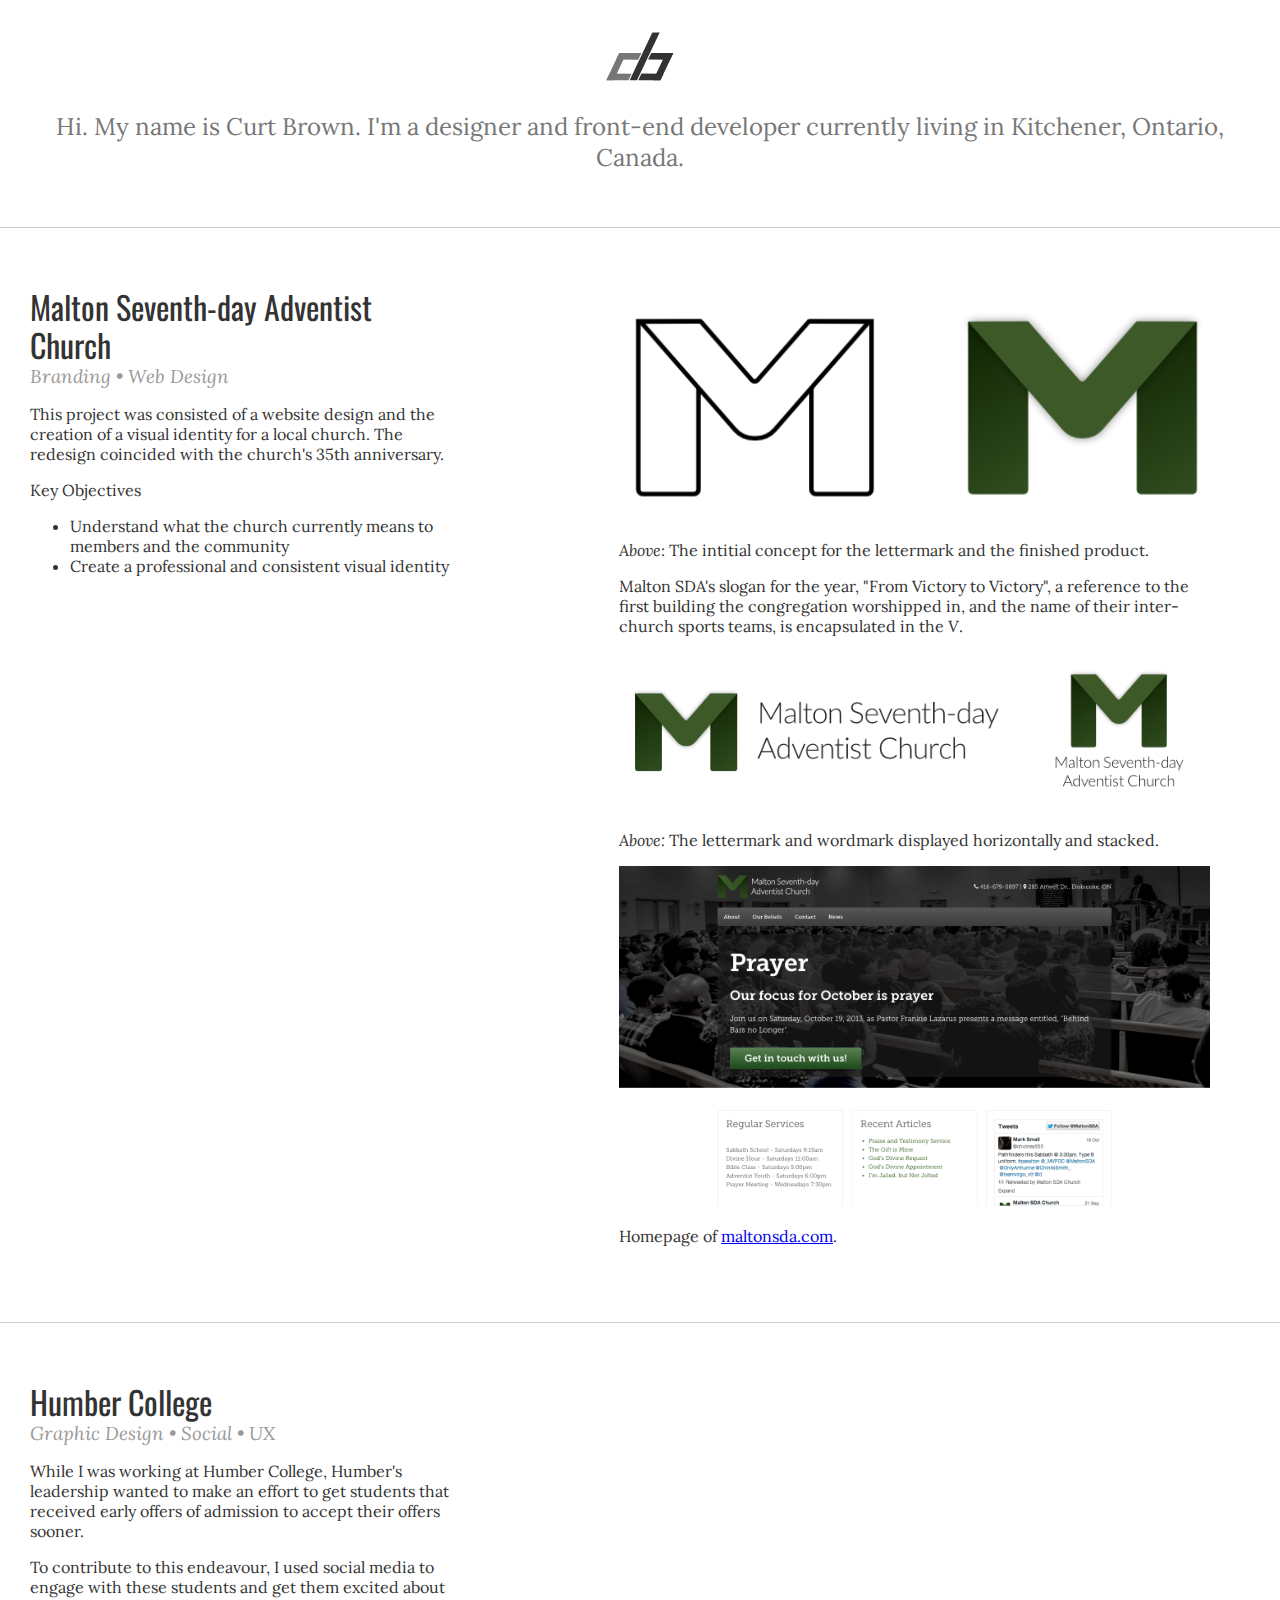
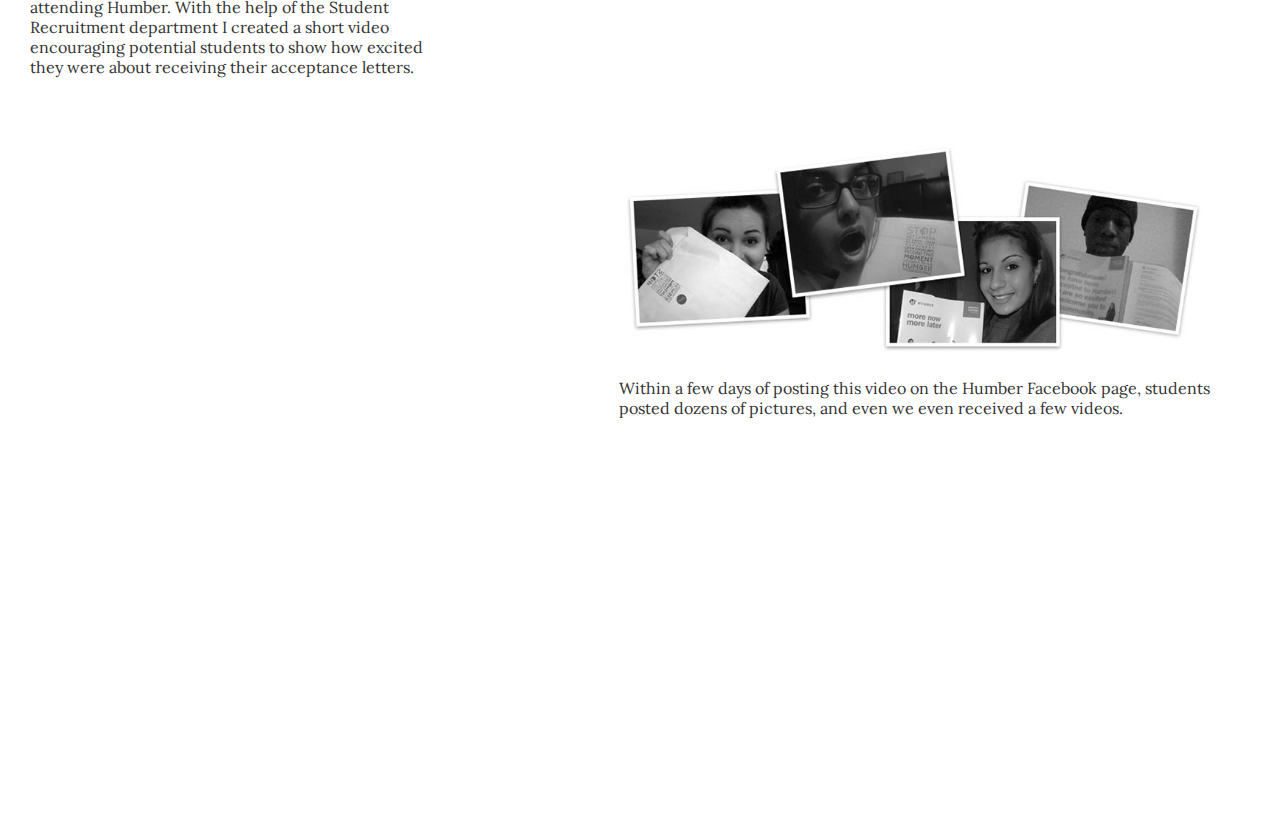
<file: index.html>
<!DOCTYPE html>
<html lang="en">

<head>
  <meta charset="UTF-8">
  <meta name="viewport" content="width=device-width,initial-scale=1,maximum-scale=1,user-scalable=no">
  <meta http-equiv="X-UA-Compatible" content="IE=edge,chrome=1">
  <meta name="HandheldFriendly" content="true">

  <title>curtbrown.ca</title>
  <link href='https://fonts.googleapis.com/css?family=Lora:400,400italic,700|Oswald:300' rel='stylesheet' type='text/css'>
  <link rel="stylesheet" href="styles.css">
</head>

<body>
  <header>
    <img src="images/cb-logo.svg" width="100" id="logo" alt="">
    <p>Hi. My name is Curt Brown. I'm a designer and front-end developer currently living in Kitchener, Ontario, Canada.</p>
  </header>
  <div class="row">
    <div class="summary">
      <h2>Malton Seventh-day Adventist Church</h2>
      <h3>Branding &#8226; Web Design</h3>
      <p>This project was consisted of a website design and the creation of a visual identity for a local church. The redesign coincided with the church's 35th anniversary.</p>

      <h4>Key Objectives</h4>
      <ul>
        <li>Understand what the church currently means to members and the community</li>
        <li>Create a professional and consistent visual identity</li>
      </ul>

    </div>
    <div class="graphics">
      <figure>
        <img src="images/MaltonIdentity.png" alt="">
        <figcaption>
          <p><em>Above</em>: The intitial concept for the lettermark and the finished product.</p>
          <p>Malton SDA's slogan for the year, "From Victory to Victory", a reference to the first building the congregation worshipped in, and the name of their inter-church sports teams, is encapsulated in the <em>V</em>.</p>
        </figcaption>
      </figure>
      <figure>
        <figcaption>
        </figcaption>
        <img src="images/MaltonIdentity2.png" alt="">
        <p><em>Above:</em> The lettermark and wordmark displayed horizontally and stacked.</p>
      </figure>
      <figure>
        <img src="images/malton.png" alt="">
        <figcaption>
          <p>Homepage of <a href="http://maltonsda.com" target="_blank">maltonsda.com</a>.</p>
        </figcaption>
      </figure>
    </div>
    <div class="clearfix"></div>
  </div>
  <div class="row">
    <div class="summary">
      <h2>Humber College</h2>
      <h3>Graphic Design &#8226; Social &#8226; UX</h3>
      <p>While I was working at Humber College, Humber's leadership wanted to make an effort to get students that received early offers of admission to accept their offers sooner.</p>
      <p>To contribute to this endeavour, I used social media to engage with these students and get them excited about attending Humber. With the help of the Student Recruitment department I created a short video encouraging potential students to show how excited they were about receiving their acceptance letters.</p>
    </div>
    <div class="graphics">
      <figure>
        <iframe src="https://player.vimeo.com/video/77659570" width="500" height="320" frameborder="0" webkitallowfullscreen mozallowfullscreen allowfullscreen></iframe>
      </figure>
      <figure>
        <img src="images/submissions.jpg" alt="">
        <figcaption>
          <p>Within a few days of posting this video on the Humber Facebook page, students posted dozens of pictures, and even we even received a few videos.
          </p>
        </figcaption>
      </figure>

      <iframe width="560" height="315" src="https://www.youtube.com/embed/09lzC1j8AqU" frameborder="0" allowfullscreen></iframe>
    </div>
    <div class="clearfix"></div>
  </div>

</body>

</html>
</file>
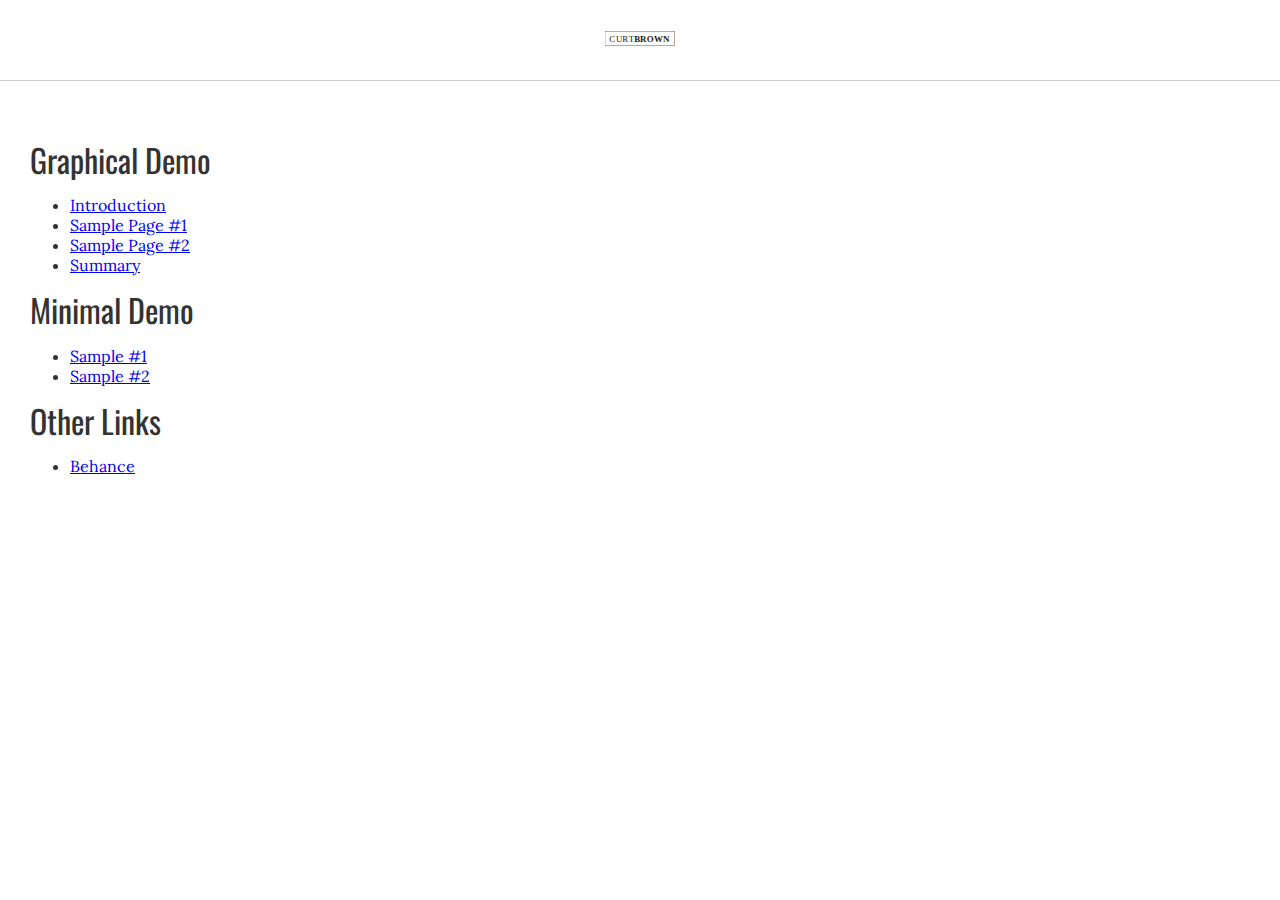
<file: rogers/index.html>
<!DOCTYPE html>
<html lang="en">

<head>
  <meta charset="UTF-8">
  <meta name="viewport" content="width=device-width,initial-scale=1,maximum-scale=1,user-scalable=no">
  <meta http-equiv="X-UA-Compatible" content="IE=edge,chrome=1">
  <meta name="HandheldFriendly" content="true">

  <title>curtbrown.ca</title>
  <link href='https://fonts.googleapis.com/css?family=Lora:400,400italic,700|Oswald:300' rel='stylesheet' type='text/css'>
  <link rel="stylesheet" href="../styles.css">

  <link rel="apple-touch-icon" sizes="57x57" href="images/apple-icon-57x57.png">
  <link rel="apple-touch-icon" sizes="60x60" href="images/apple-icon-60x60.png">
  <link rel="apple-touch-icon" sizes="72x72" href="images/apple-icon-72x72.png">
  <link rel="apple-touch-icon" sizes="76x76" href="images/apple-icon-76x76.png">
  <link rel="apple-touch-icon" sizes="114x114" href="images/apple-icon-114x114.png">
  <link rel="apple-touch-icon" sizes="120x120" href="images/apple-icon-120x120.png">
  <link rel="apple-touch-icon" sizes="144x144" href="images/apple-icon-144x144.png">
  <link rel="apple-touch-icon" sizes="152x152" href="images/apple-icon-152x152.png">
  <link rel="apple-touch-icon" sizes="180x180" href="images/apple-icon-180x180.png">
  <link rel="icon" type="image/png" sizes="192x192" href="images/android-icon-192x192.png">
  <link rel="icon" type="image/png" sizes="32x32" href="images/favicon-32x32.png">
  <link rel="icon" type="image/png" sizes="96x96" href="images/favicon-96x96.png">
  <link rel="icon" type="image/png" sizes="16x16" href="images/favicon-16x16.png">
  <link rel="manifest" href="images/manifest.json">
  <meta name="msapplication-TileColor" content="#ffffff">
  <meta name="msapplication-TileImage" content="images/ms-icon-144x144.png">
  <meta name="theme-color" content="#ffffff">
</head>

<body>
  <header>
    <img src="../images/curtbrown.svg" width="200" id="logo" alt="">
  </header>
  <div class="row">

    <div class="summary">
      <h2>Graphical Demo</h2>
      <ul>
        <li><a href="one/course_01/module_01/02_intro_page.html">Introduction</a></li>
        <li><a href="one/course_01/module_01/05_topic_page3.html">Sample Page #1</a></li>
        <li><a href="one/course_01/module_01/06_activity_page.html">Sample Page #2</a></li>
        <li><a href="one/course_01/module_01/08_summary.html">Summary</a></li>
      </ul>
      <h2>Minimal Demo</h2>
      <ul>
        <li><a href="two/course_03/module_01/01.html">Sample #1</a></li>
        <li><a href="two/course_03/module_01/02.html">Sample #2</a></li>
      </ul>
      <h2>Other Links</h2>
      <ul>
        <li><a href="https://www.behance.net/curtbrown" target="_blank">Behance</a></li>
      </ul>
    </div>
  </div>
</body>

</html>
</file>
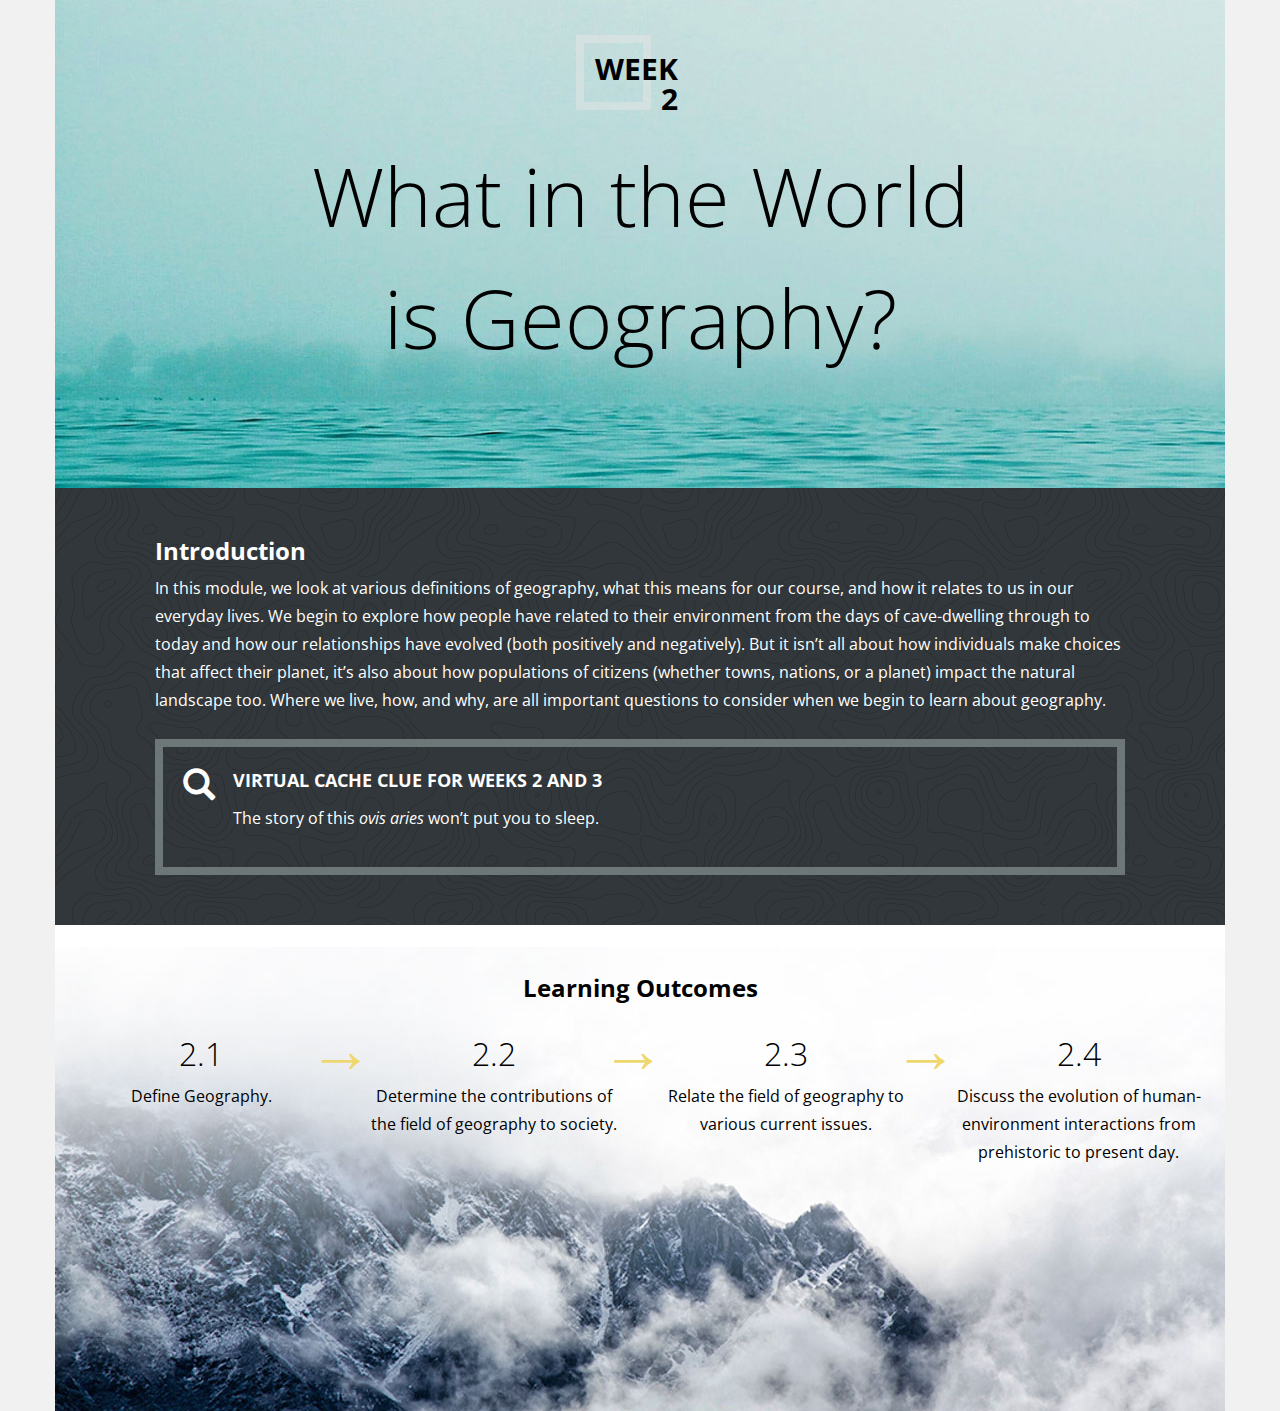
<file: rogers/one/course_01/module_01/02_intro_page.html>
<!doctype html>
<html lang="en">

<head>
    <meta charset="utf-8">
    <meta http-equiv="x-ua-compatible" content="ie=edge">
    <title>Week 2: What in the World is Geography?</title>
    <meta name="description" content="">
    <meta name="viewport" content="width=device-width, initial-scale=1">
    <!-- Bootstrap CDN CSS -->
    <link rel="stylesheet" href="https://maxcdn.bootstrapcdn.com/bootstrap/3.3.6/css/bootstrap.min.css">
    <!-- Course Styles -->
    <link rel="stylesheet" href="../../assets/css/main.min.css">
</head>

<body class="content intro-page mod1-intro">
    <div class="container-fluid">
        <header>
            <div class="header-title">
                <p class="header-text"><span class="header-module">Week</span> <span class="header-number">2</span></p>
            </div>
            <h1>What in the World <br>is Geography?</h1>
        </header>
        <main>
            <div class="intro-content">
                <h2>Introduction</h2>
                <p>In this module, we look at various definitions of geography, what this means for our course, and how it relates to us in our everyday lives. We begin to explore how people have related to their environment from the days of cave-dwelling through to today and how our relationships have evolved (both positively and negatively). But it isn’t all about how individuals make choices that affect their planet, it’s also about how populations of citizens (whether towns, nations, or a planet) impact the natural landscape too. Where we live, how, and why, are all important questions to consider when we begin to learn about geography.</p>
                <div class="cache-clue">
                    <div class="cache-clue-text">
                        <h3>Virtual Cache Clue for Weeks 2 and 3</h3>
                        <p>The story of this <em>ovis aries</em> won’t put you to sleep. </p>
                    </div>
                </div>
            </div>
            <div class="intro-learning-outcomes">
                <h3>Learning Outcomes</h3>
                <div class="row">
                    <div class="col-xs-10 col-xs-offset-1 col-sm-offset-0 col-sm-3">
                        <div class="outcome">
                            <h4>2.1</h4>
                            <p>Define Geography.</p>
                        </div>
                    </div>

                    <div class="col-xs-10 col-xs-offset-1 col-sm-offset-0  col-sm-3">
                        <div class="outcome">
                            <h4>2.2</h4>
                            <p>Determine the contributions of the field of geography to society.</p>
                        </div>
                    </div>
                    <div class="col-xs-10 col-xs-offset-1 col-sm-offset-0  col-sm-3">
                        <div class="outcome">
                            <h4>2.3</h4>
                            <p>Relate the field of geography to various current issues.</p>
                        </div>
                    </div>
                    <div class="col-xs-10 col-xs-offset-1 col-sm-offset-0  col-sm-3">
                        <div class="outcome last-outcome">
                            <h4>2.4</h4>
                            <p>Discuss the evolution of human-environment interactions from prehistoric to present day.</p>
                        </div>
                    </div>
                </div>
            </div>
        </main>
    </div>
    <!-- jQuery CDN w/ local fallback (Bootstrap Dependency) -->
    <script src="https://ajax.googleapis.com/ajax/libs/jquery/1.11.3/jquery.min.js"></script>
    <script>
        window.jQuery || document.write('<script src="../../assets/thirdpartylib/jquery/jquery-1.11.3.min.js"><\/script>')
    </script>
    <!-- Bootstrap CDN JS -->
    <script src="https://maxcdn.bootstrapcdn.com/bootstrap/3.3.6/js/bootstrap.min.js"></script>
    <!-- Course Scripts -->
    <script src="../../assets/js/main.min.js"></script>
</body>

</html>
</file>
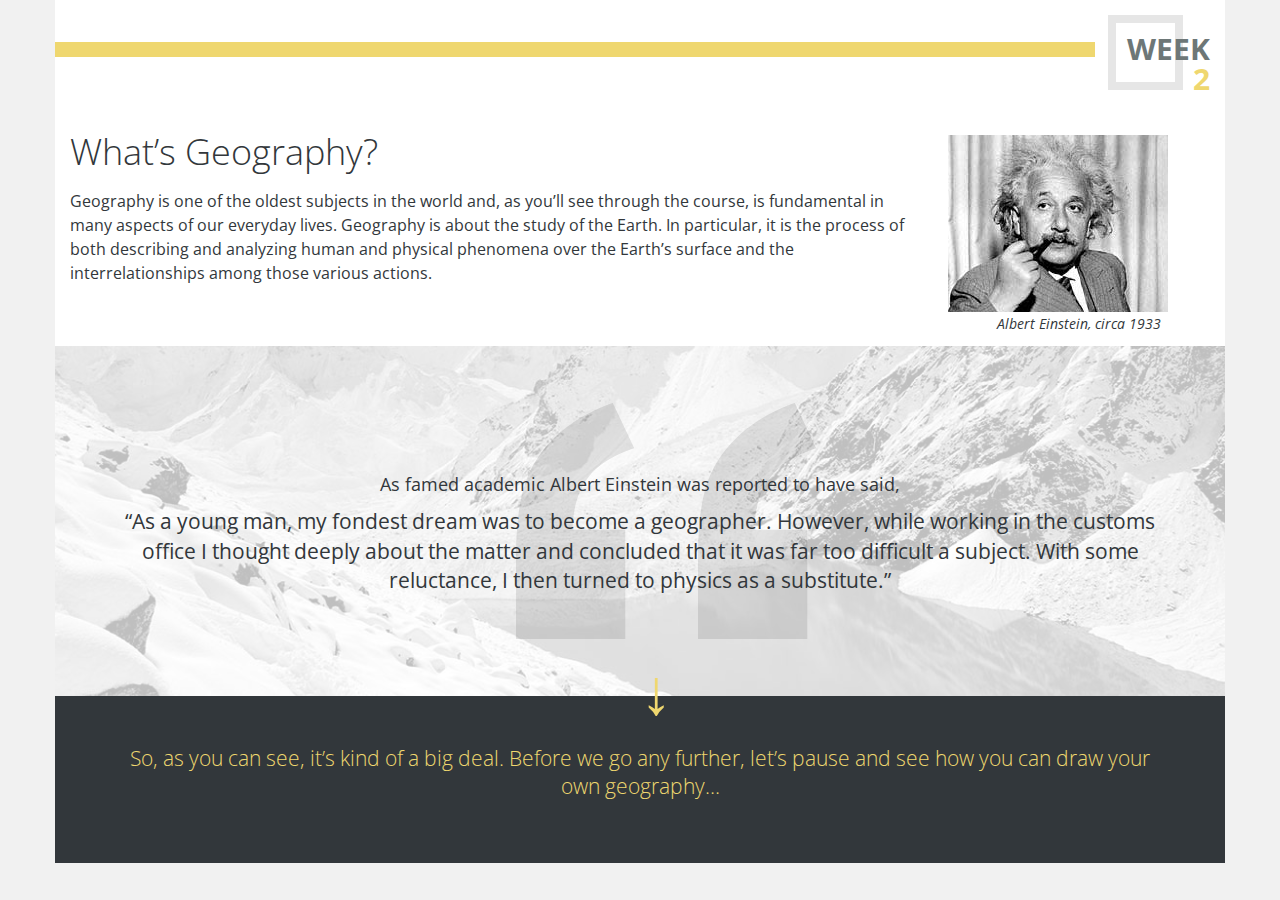
<file: rogers/one/course_01/module_01/05_topic_page3.html>
<!doctype html>
<html lang="en">

<head>
  <meta charset="utf-8">
  <meta http-equiv="x-ua-compatible" content="ie=edge">
  <title>What’s Geography?</title>
  <meta name="description" content="">
  <meta name="viewport" content="width=device-width, initial-scale=1">
  <!-- Bootstrap CDN CSS -->
  <link rel="stylesheet" href="https://maxcdn.bootstrapcdn.com/bootstrap/3.3.6/css/bootstrap.min.css">
  <!-- Course Styles -->
  <link rel="stylesheet" href="../../assets/css/main.min.css">
</head>

<body class="content prototype-page05">
  <div class="container-fluid">
    <div class="row">
      <div class="col-xs-12">
        <header>
          <div class="header-title">
            <p class="header-text"><span class="header-module">Week</span> <span class="header-number">2</span></p>
          </div>
        </header>
      </div>
    </div>
    <div class="row">
      <div class="col-sm-9">
        <h1>What’s Geography?</h1>
        <p>Geography is one of the oldest subjects in the world and, as you’ll see through the course, is fundamental in many aspects of our everyday lives. Geography is about the study of the Earth. In particular, it is the process of both describing and analyzing human and physical phenomena over the Earth’s surface and the interrelationships among those various actions.</p>

      </div>
      <div class="col-sm-3">
        <figure class="top-md">
          <img src="img/einstein_1933.jpg" alt="" class="img-responsive">
          <figcaption>
            <p>Albert Einstein, circa 1933</p>
          </figcaption>
        </figure>
      </div>
    </div>
    <div class="row">
      <div class="col-sm-12">
        <div class="blockquote-bg negative-margin">
          <blockquote>
            <p>As famed academic Albert Einstein was reported to have said, </p>
            <p class="lead">“As a young man, my fondest dream was to become a geographer. However, while working in the customs office I thought deeply about the matter and concluded that it was far too difficult a subject. With some reluctance, I then turned to physics as a substitute.” </p>
          </blockquote>
        </div>
      </div>
      <div class="col-sm-12">
        <div class="jumbotron jumbotron-follow-on negative-margin bottom-margin-0">
          <p>So, as you can see, it’s kind of a big deal. Before we go any further, let’s pause and see how you can draw your own geography…</p>
        </div>
      </div>
    </div>
  </div>
  <!-- jQuery CDN w/ local fallback (Bootstrap Dependency) -->
  <script src="https://ajax.googleapis.com/ajax/libs/jquery/1.11.3/jquery.min.js"></script>
  <script>
    window.jQuery || document.write('<script src="../../assets/thirdpartylib/jquery/jquery-1.11.3.min.js"><\/script>')
  </script>
  <!-- Bootstrap CDN JS -->
  <script src="https://maxcdn.bootstrapcdn.com/bootstrap/3.3.6/js/bootstrap.min.js"></script>
  <!-- Course Scripts -->
  <script src="../../assets/js/main.min.js"></script>
</body>

</html>
</file>
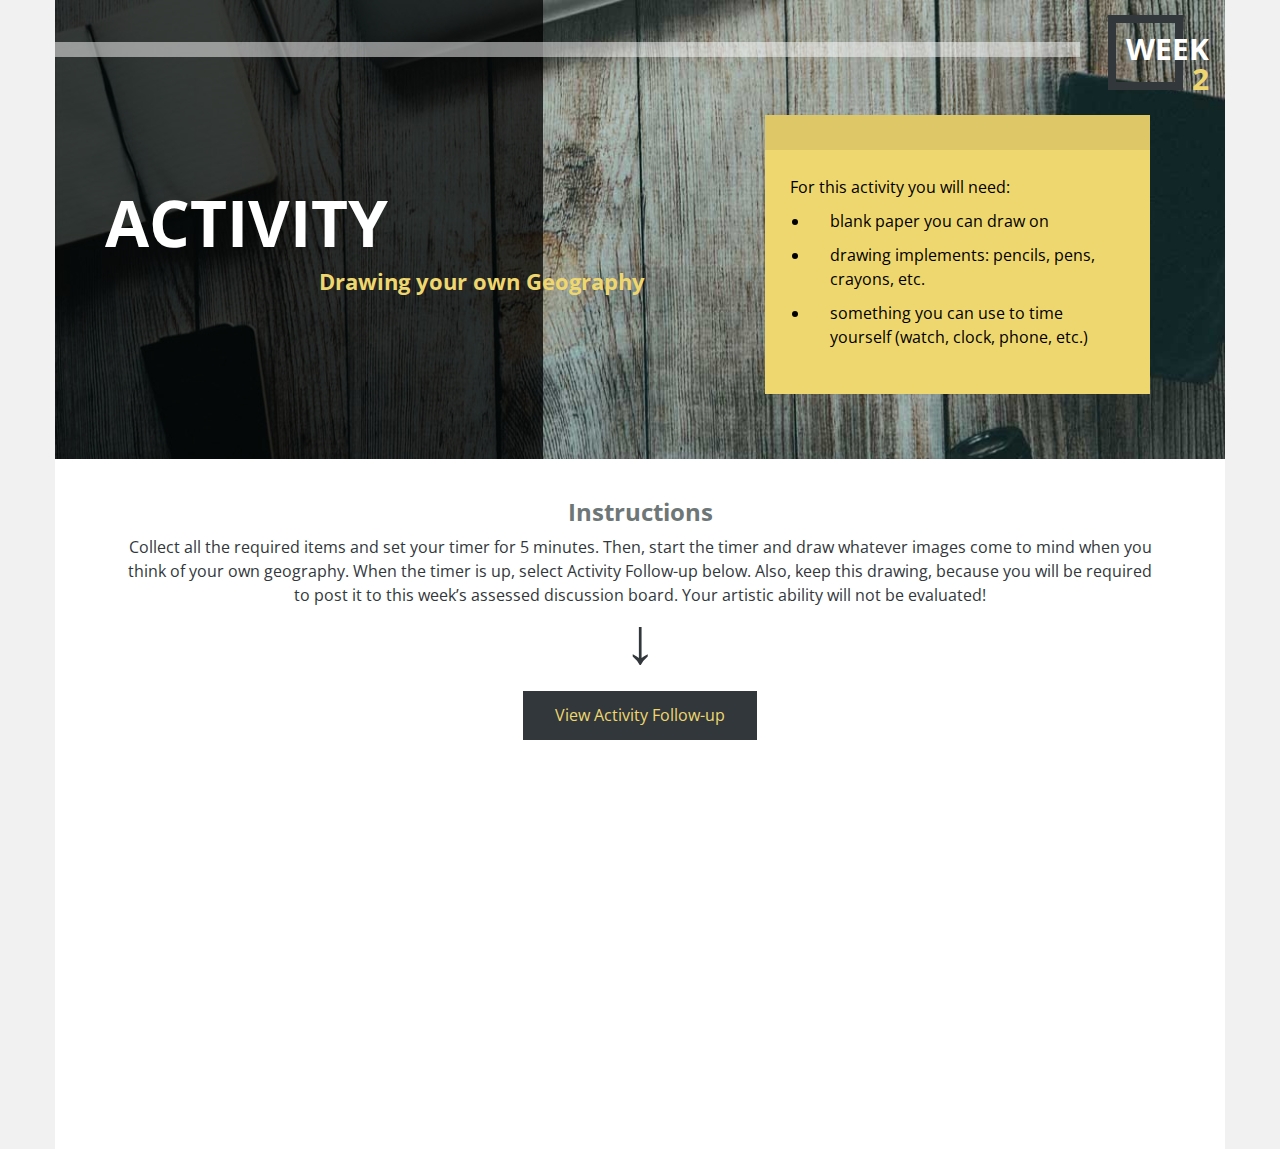
<file: rogers/one/course_01/module_01/06_activity_page.html>
<!doctype html>
<html lang="en">

<head>
    <meta charset="utf-8">
    <meta http-equiv="x-ua-compatible" content="ie=edge">
    <title>Activity: Sample Page</title>
    <meta name="description" content="">
    <meta name="viewport" content="width=device-width, initial-scale=1">
    <!-- Bootstrap CDN CSS -->
    <link rel="stylesheet" href="https://maxcdn.bootstrapcdn.com/bootstrap/3.3.6/css/bootstrap.min.css">
    <!-- Course Styles -->
    <link rel="stylesheet" href="../../assets/css/main.min.css">
</head>

<body class="content activity-page prototype-page06">
    <div class="container-fluid">
        <div class="row">
            <div class="col-xs-12">
                <header class="header-alt">
                    <div class="header-title">
                        <p class="header-text"><span class="header-module">Week</span> <span class="header-number">2</span></p>
                    </div>
                </header>
            </div>
        </div>
        <div class="row">
            <div class="col-xs-12">
                <main>
                    <div class="row eq-wrapper split bottom-lg">
                        <div class="col-sm-5 split-dark eq-items">
                            <h1>Activity <small>Drawing your own Geography</small></h1>
                        </div>
                        <div class="col-sm-7 eq-items">
                            <div class="well well-alt">
                                <p>For this activity you will need:</p>
                                <ul>
                                    <li>blank paper you can draw on</li>
                                    <li>drawing implements: pencils, pens, crayons, etc.</li>
                                    <li>something you can use to time yourself (watch, clock, phone, etc.)</li>
                                </ul>
                            </div>
                        </div>
                    </div>
                    <div class="row">
                        <div class="col-sm-12">
                            <div class="instructions">
                                <h2>Instructions</h2>
                                <p class="follow-from">Collect all the required items and set your timer for 5 minutes. Then, start the timer and draw whatever images come to mind when you think of your own geography. When the timer is up, select Activity Follow-up below. Also, keep this drawing, because you will be required to post it to this week’s assessed discussion board. Your artistic ability will not be evaluated!</p>
                                <button type="button" class="btn btn-secondary" data-toggle="tab" data-target="#qReveal1">View Activity Follow-up</button>
                            </div>
                            <div id="qReveal1" class="well fade">
                                <h3>Activity Follow-up</h3>
                                <p>Reflecting upon what you have drawn, answer the following questions for yourself:</p>
                                <ul>
                                    <li>Why these images? </li>
                                    <li>Why not other images? </li>
                                    <li>What does this indicate to you about your own understanding of geography at this point in time?</li>
                                </ul>
                            </div>
                        </div>
                    </div>
                </main>
            </div>
        </div>
    </div>
    <!-- jQuery CDN w/ local fallback (Bootstrap Dependency) -->
    <script src="https://ajax.googleapis.com/ajax/libs/jquery/1.11.3/jquery.min.js"></script>
    <script>
        window.jQuery || document.write('<script src="../../assets/thirdpartylib/jquery/jquery-1.11.3.min.js"><\/script>')
    </script>
    <!-- Bootstrap CDN JS -->
    <script src="https://maxcdn.bootstrapcdn.com/bootstrap/3.3.6/js/bootstrap.min.js"></script>
    <!-- Course Scripts -->
    <script src="../../assets/js/main.min.js"></script>
</body>

</html>
</file>
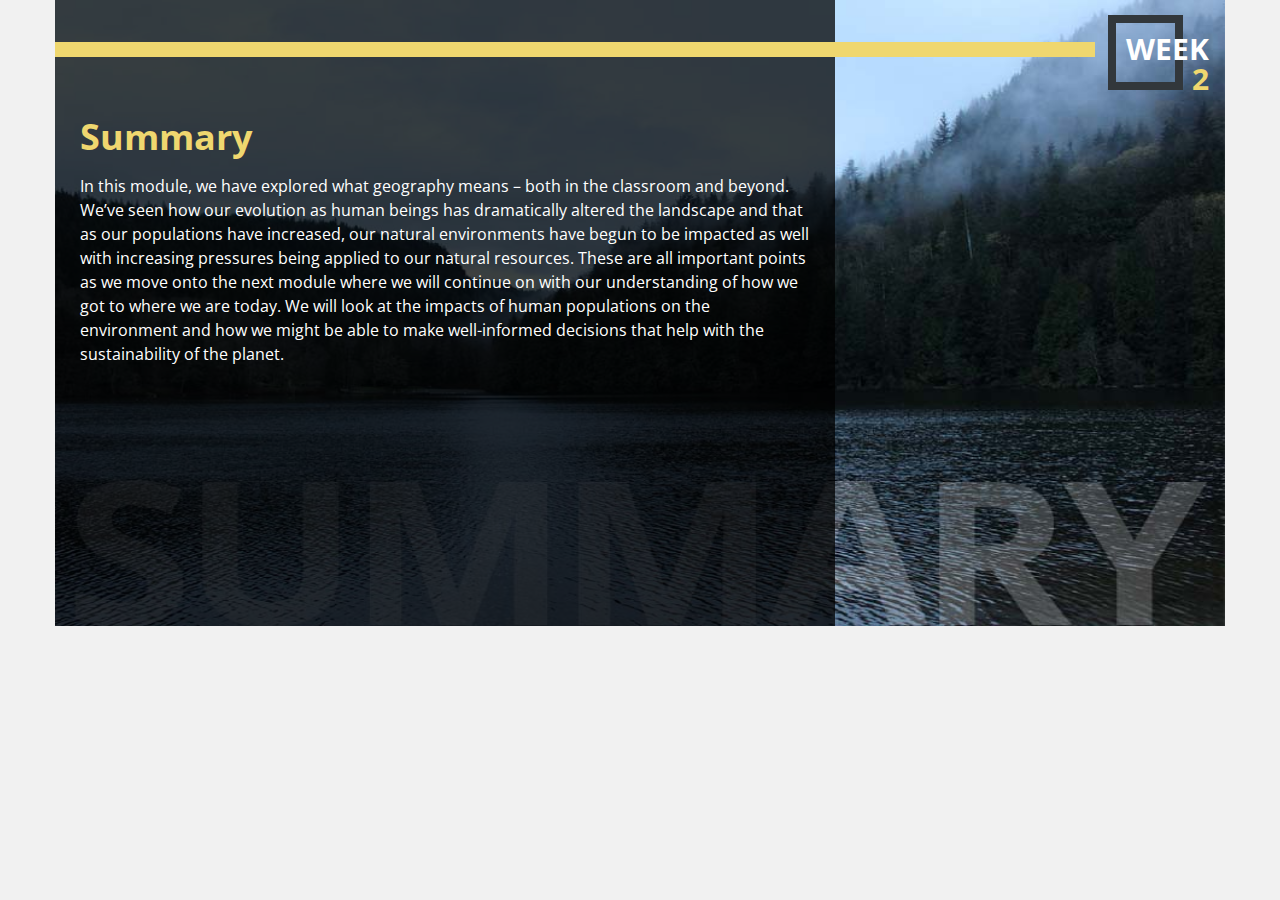
<file: rogers/one/course_01/module_01/08_summary.html>
<!doctype html>
<html lang="en">

<head>
    <meta charset="utf-8">
    <meta http-equiv="x-ua-compatible" content="ie=edge">
    <title>Summary</title>
    <meta name="description" content="">
    <meta name="viewport" content="width=device-width, initial-scale=1">
    <!-- Bootstrap CDN CSS -->
    <link rel="stylesheet" href="https://maxcdn.bootstrapcdn.com/bootstrap/3.3.6/css/bootstrap.min.css">
    <!-- Course Styles -->
    <link rel="stylesheet" href="../../assets/css/main.min.css">
</head>

<body class="content prototype-page08 summary-page">
    <div class="container-fluid">
        <div class="row">
            <div class="col-xs-12">
                <header>
                    <div class="header-title">
                        <p class="header-text"><span class="header-module">Week</span> <span class="header-number">2</span></p>
                    </div>
                </header>
            </div>
        </div>
        <div class="row">
            <div class="col-xs-12">
                <main>
                    <div class="row eq-wrapper split">
                        <div class="col-sm-8 split-dark eq-items">
                            <h1>Summary</h1>
                            <p>In this module, we have explored what geography means – both in the classroom and beyond. We’ve seen how our evolution as human beings has dramatically altered the landscape and that as our populations have increased, our natural environments have begun to be impacted as well with increasing pressures being applied to our natural resources. These are all important points as we move onto the next module where we will continue on with our understanding of how we got to where we are today. We will look at the impacts of human populations on the environment and how we might be able to make well-informed decisions that help with the sustainability of the planet. </p>
                        </div>
                    </div>
                </main>
            </div>
        </div>
    </div>
    <!-- jQuery CDN w/ local fallback (Bootstrap Dependency) -->
    <script src="https://ajax.googleapis.com/ajax/libs/jquery/1.11.3/jquery.min.js"></script>
    <script>
        window.jQuery || document.write('<script src="../../assets/thirdpartylib/jquery/jquery-1.11.3.min.js"><\/script>')
    </script>
    <!-- Bootstrap CDN JS -->
    <script src="https://maxcdn.bootstrapcdn.com/bootstrap/3.3.6/js/bootstrap.min.js"></script>
    <!-- Course Scripts -->
    <script src="../../assets/js/main.min.js"></script>
</body>

</html>
</file>
<file: styles.css>
body {
  font-family: Lora, Georgia, 'Times New Roman', serif;
  margin: 0;
  padding: 0;
  color: #333;
}

h1,
h2,
h3,
h4 {
  font-weight: normal;
  margin: 0;
}

h1,
h2 {
  font-family: Oswald, Impact, Roboto, sans-serif;
}

h1 {
  display: flex;
  flex-direction: row;
  justify-content: center;
  text-align: center;
}

h1:before,
h1:after {
  background-color: #ddd;
  content: '\a0';
  flex-grow: 1;
  height: 1px;
  position: relative;
  top: 0.5em;
}

h1:before {
  margin-right: 10px;
}

h1:after {
  margin-left: 10px;
}

h2 {
  font-size: 32px;
  line-height: 120%;
}

h3 {
  color: #999;
  font-style: italic;
}

.row {
  min-height: 300px;
  border-top: 1px solid #ccc;
  padding: 60px 30px;
}

.summary, .graphics {
}

.summary {
  max-width: 480px;
  float: left;
  width: 35%;
  padding-right: 5%;
}

.graphics {
  width: 55%;
  padding-left: 5%;
  float: left;
}

.graphics img {
  max-width: 100%;
}

header {
  text-align: center;
  padding: 30px;
}

header p {
  font-size: 24px;
  color: #777;
}

#logo {
  margin: auto;
  text-align: center;
  width: 70px;
  border: 0;
}
.clearfix {  
  clear: both;
  float: none;
}
</file>
<file: rogers/one/assets/css/main.min.css>
/*** Mixins ***/
/************************/
/* Transform Scale */
/* Bootstrap Overrides */
/* Buttons */
@import url(https://fonts.googleapis.com/css?family=Open+Sans:200,400italic,700italic,200,400,700);
button.btn {
  border-radius: 0;
}

/* Blockquotes */
blockquote {
  padding: 0;
  margin: 0;
  border-left: none;
}

/* Nav Tabs */
.nav-tabs > li > a {
  margin-right: 0;
  border: 0;
}

.nav-tabs > li > a:hover {
  border-color: transparent;
}

/* Buttons */
.btn,
.btn:active,
.btn:focus,
.btn:hover {
  box-shadow: none;
}

/* Accordion */
.panel-default > .panel-heading {
  background-color: transparent;
}

.panel-group .panel-heading + .panel-collapse > .panel-body {
  border: none;
}

.panel-group .panel {
  border-radius: 0px;
}

.panel.panel-default {
  border: 0;
  box-shadow: none;
}

.panel-body {
  padding: 20px;
}

.panel-body li {
  padding-bottom: 20px;
}

.panel-group .panel + .panel {
  margin-top: 0;
}

/* Tables */
.table > thead > tr > th {
  border-bottom: none;
}

@media screen and (max-width: 767px) {
  .table-responsive {
    border: none;
  }
  .table-responsive > .table > tbody > tr > td,
  .table-responsive > .table > tbody > tr > th,
  .table-responsive > .table > tfoot > tr > td,
  .table-responsive > .table > tfoot > tr > th,
  .table-responsive > .table > thead > tr > td,
  .table-responsive > .table > thead > tr > th {
    white-space: normal;
  }
}

/* Panel */
.panel {
  box-shadow: none;
}

/* Well */
.well {
  border-radius: 0;
  background: none;
  box-shadow: none;
}

/* Jumbotron */
.jumbotron {
  background: none;
}

.container .jumbotron, .container-fluid .jumbotron {
  border-radius: 0;
}

/*** Conestoga - Libs 15060 Color ***/
/*********************/
/*** Primary Color Palette ***/
/*** Accent Color Palette ***/
/*** Neutral Color Palette ***/
/*** RGB Color Palette ***/
/*** Font Color Variables ***/
/*** Background Color Variables ***/
/*** Border Color Variables ***/
/*** Button Primary Color Variables ***/
/*** Button Secondary Color Variables ***/
/*** Link Color Variables ***/
/*** Sub-Theme Color Variables ***/
/** Conestoga - LIBS15060 Typography ***/
/**************************/
/*** Typography ***/
#responsive_headline {
  font-size: 18.5vw;
  overflow-x: hidden;
}

/*** Responsive Breakpoints Variables ***/
body {
  color: #32373B;
  font-family: "Open Sans", sans-serif;
  font-size: 16px;
  line-height: 1.5em;
}

.heading-underlined {
  font-weight: 600;
  margin: 30px 0;
}

.heading-underlined span {
  clear: both;
  display: inline-block;
  border-bottom: 3px solid #efd76f;
  font-size: 60px;
  font-weight: 200;
  padding-bottom: 20px;
  margin-bottom: 10px;
}

h1 {
  font-size: 2.25em;
  font-weight: lighter;
  line-height: 1.5em;
  margin: 10px 0 10px;
}

h2 {
  color: #6D7777;
  font-size: 1.5em;
  font-weight: 700;
  margin: 10px 0 10px;
}

h3 {
  font-size: 1.125em;
  font-weight: 700;
  line-height: 1.5em;
  margin: 20px 0 10px;
  text-transform: uppercase;
}

h4 {
  font-size: 1.142857142857143em;
  font-weight: 700;
  line-height: 1.125em;
  margin: 20px 0 10px;
}

.display-text {
  text-transform: uppercase;
  font-weight: bold;
}

.color-1 {
  color: #efd76f;
}

.color-2 {
  color: #D85F32;
}

.color-3 {
  color: #3A75B5;
}

.color-4 {
  color: #8C9040;
}

.color-5 {
  color: #665656;
}

p {
  margin-bottom: 10px;
}

li {
  padding-bottom: 10px;
}

.lead {
  font-weight: normal;
}

/*** Links ***/
a {
  color: #32373B;
  font-weight: 700;
  text-decoration: none;
}

a:link {
  color: #32373B;
  border-bottom: 1px dashed #efd76f;
  text-decoration: none;
  overflow-wrap: break-word;
  word-wrap: break-word;
  -ms-word-break: break-all;
  /* Instead use this non-standard one: */
  word-break: break-word;
  /* Adds a hyphen where the word breaks, if supported (No Blink) */
  -ms-hyphens: auto;
  -webkit-hyphens: auto;
  hyphens: auto;
}

a:visited {
  color: #32373B;
  border-bottom: 1px dashed #efd76f;
}

a:hover {
  color: #32373B;
  cursor: pointer;
  border-bottom: 1px solid #efd76f;
}

a:focus {
  color: #32373B;
  border-bottom: 1px solid #efd76f;
}

a:active {
  color: #32373B;
  border-bottom: 1px dashed #efd76f;
}

/* Blockquote */
blockquote {
  background: rgba(255, 255, 255, 0.75) no-repeat 53% 50% url("../img/quote.png");
  min-height: 350px;
  text-align: center;
  vertical-align: middle;
  padding: 125px 15px 0;
  line-height: 1.5em;
}

blockquote p {
  vertical-align: middle;
}

blockquote cite {
  font-size: 0.85em;
}

blockquote.blockquote-sm {
  min-height: 0px;
  padding: 25px;
  margin: 15px auto;
  background-size: auto 100%;
}

.blockquote-bg {
  background: url(http://placehold.it/1200x400) no-repeat center;
  background-size: cover;
}

blockquote .columns {
  text-align: left !important;
}

@media screen and (min-width: 768px) {
  blockquote {
    padding: 125px 50px 0;
  }
}

/* Lists */
ul {
  list-style-position: outside;
  padding-left: 20px;
}

ul li {
  padding-left: 20px;
}

ul ul {
  padding-left: 40px;
}

ol.box-number {
  counter-reset: li;
  /* Initiate a counter */
  margin-left: 0;
  padding-left: 0;
  margin-bottom: 30px;
}

ol.box-number li,
ol.box-number ol li {
  position: relative;
  margin: 10px 0 0 2em;
  padding: 10px 8px 0 8px;
  list-style: none;
}

ol.box-number > li:before {
  content: counter(li);
  counter-increment: li;
  position: absolute;
  top: 0;
  left: -2em;
  width: 2em;
  height: 100%;
  margin-right: 10px;
  margin-top: 5px;
  padding: 5px;
  background-color: #32373B;
  color: #efd76f;
  font-weight: bold;
  font-size: 1em;
  text-align: center;
}

ol.box-number ol {
  counter-reset: item;
  margin-left: 0;
  padding-left: 0;
}

ol.box-number ol li {
  padding: 10px 8px 0 8px;
}

ol.box-number ol > li:before {
  content: counter(item);
  counter-increment: item;
  top: 0;
  left: -2em;
  width: 2em;
  height: 100%;
  margin-right: 10px;
  margin-top: 5px;
  padding: 5px;
  background-color: #32373B;
  color: #efd76f;
}

ol.box-number ul li {
  list-style-type: initial;
}

ol[start="8"] {
  counter-reset: li 7;
}

/* Nested Ordered Lists (1 > 1.1, 1.2, etc) */
ol.nested-numbers {
  counter-reset: item;
}

ol.nested-numbers li {
  display: block;
  position: relative;
}

ol.nested-numbers li:before {
  content: counters(item, ".") ".";
  counter-increment: item;
  position: absolute;
  margin-right: 100%;
  right: 10px;
  /* space between number and text */
}

/* Stepped Ordered List */
ol.step {
  list-style-type: none;
  counter-reset: elementcounter;
  padding-left: 0;
}

ol.step li:before {
  background-color: #32373B;
  color: #efd76f;
  content: "Step " counter(elementcounter);
  counter-increment: elementcounter;
  font-weight: bold;
  padding: 0.5em;
  margin-bottom: 1em;
}

ol.step p:first-child {
  margin-top: 10px;
}

ol.step p {
  padding-left: 1em;
}

/* Icon Lists */
.el-icon-list {
  list-style-type: none;
  padding-right: 1em;
  padding-left: 1em;
  overflow: hidden;
}

.el-icon-list li {
  margin-left: 40px;
  padding-left: 0;
  position: relative;
}

.el-icon-list li:before {
  display: inline-block;
  line-height: 1;
  font-size: 1.875em;
  margin: 0 .75em 1em -50px;
  position: absolute;
  top: -7px;
  -webkit-font-smoothing: antialiased;
}

.el-icon-tick:before {
  content: '\2713';
}

.el-icon-cross:before {
  content: '\2715';
}

.el-icon-arrow:before {
  content: '\2192';
}

ul.sub-list {
  list-style-type: circle;
  padding-left: 80px;
}

/*** Buttons ***/
.btn {
  border-radius: 0px;
  margin-bottom: 30px;
  padding: 11px 30px;
  /* Button Primary */
}

.btn.btn-primary {
  background-color: #FFFFFF;
  border: 2px solid #efd76f;
  color: #32373B;
  font-size: 1em;
}

.btn.btn-primary:hover, .btn.btn-primary:focus {
  background-color: #32373B;
  border-color: #32373B;
  color: #efd76f;
}

.btn.btn-primary:active {
  background-color: #efd76f;
  border-color: #efd76f;
  color: #32373B;
}

.btn.btn-primary:disabled {
  background-color: #E6E6E6;
  border-color: #E6E6E6;
  color: #C6C8CA;
}

.btn.btn-secondary {
  background-color: #32373B;
  border: 2px solid #32373B;
  color: #efd76f;
  font-size: 1em;
}

.btn.btn-secondary:hover, .btn.btn-secondary:focus {
  background-color: #6D7777;
  border-color: #6D7777;
  color: #FFFFFF;
}

.btn.btn-secondary:active {
  background-color: #efd76f;
  border-color: #efd76f;
  color: #32373B;
}

.btn.btn-secondary:disabled {
  background-color: #32373B;
  border-color: #E6E6E6;
  color: #C6C8CA;
}

.btn.btn-v-cache {
  margin: 0;
  padding: 0;
  background: none;
  white-space: normal;
}

.btn.btn-v-cache:hover {
  background: #efd76f;
}

.btn-left {
  margin-right: 15px;
}

.btn-right {
  margin-left: 15px;
}

.columns {
  -moz-column-count: 3;
       column-count: 3;
  -moz-column-width: 350px;
       column-width: 350px;
  margin: 20px 0;
}

.columns ul li {
  margin-left: 1em;
}

.columns ul {
  list-style: outside disc;
}

/*** Standard Elements ***/
/************************/
/* Figures */
figcaption {
  padding-top: 15px;
  font-size: 0.85em;
  font-style: italic;
  text-align: center;
  border: 0;
  padding: 0;
  margin: 0;
  position: relative;
}

figcaption cite {
  font-size: 0.85em;
}

/* Images with offest border */
.img-brdr-offset {
  border: 8px solid #F1F1F1;
  position: relative;
  z-index: 1;
  top: 15px;
  margin: 15px 15px 15px auto;
  display: inline-block;
  max-width: 100%;
}

.img-brdr-offset img {
  position: relative;
  z-index: 2;
  top: -25px;
  left: 15px;
}

/* Tables */
.table-bordered > tbody > tr > td,
.table-bordered > tbody > tr > th,
.table-bordered > tfoot > tr > td,
.table-bordered > tfoot > tr > th,
.table-bordered > thead > tr > td,
.table-bordered > thead > tr > th {
  border: 1px solid #665656;
}

.table-bordered > thead > tr > td,
.table-bordered > thead > tr > th {
  background: #32373B;
  color: #efd76f;
}

.table > caption + thead > tr:first-child > td,
.table > caption + thead > tr:first-child > th,
.table > colgroup + thead > tr:first-child > td,
.table > colgroup + thead > tr:first-child > th,
.table > thead:first-child > tr:first-child > td,
.table > thead:first-child > tr:first-child > th {
  border: 1px solid #665656;
}

.table-striped > tbody > tr:nth-of-type(odd) {
  background-color: #F1F1F1;
}

.table-hover tbody tr:hover td,
.table-hover tbody tr:hover th {
  background-color: #C6C8CA;
}

/* Well */
.well {
  border: 8px solid rgba(239, 215, 111, 0.75);
  position: relative;
  margin: 50px 126px 20px;
  padding: 50px;
  z-index: 1;
}

.well h1,
.well h2,
.well h3,
.well h4 {
  margin-top: 0;
}

.well:before {
  content: "";
  border: 8px solid #E6E6E6;
  display: block;
  height: 100px;
  width: 100px;
  position: absolute;
  top: -50px;
  left: -71px;
  z-index: -1;
}

.well.well-brdr-two {
  border-color: rgba(216, 95, 50, 0.75);
}

.well.well-brdr-three {
  border-color: rgba(58, 117, 181, 0.75);
}

.well.well-brdr-four {
  border-color: rgba(140, 144, 64, 0.75);
}

.well.well-brdr-five {
  border-color: rgba(102, 86, 86, 0.75);
}

.well.well-icon-reading {
  border-color: rgba(50, 55, 59, 0.75) !important;
}

.well.well-icon:before {
  background: url(../img/sprites.png) no-repeat;
}

.well.well-icon.well-icon-question:before {
  background-position: 0 2px;
}

.well.well-icon.well-icon-resources:before {
  background-position: -78px 2px;
}

.well.well-icon.well-icon-reading:before {
  background-position: -160px 2px;
}

.well.well-alt {
  margin: auto;
  padding: 25px;
  border: none;
  border-top: 35px solid rgba(0, 0, 0, 0.07);
  background: #efd76f;
}

.well.well-alt:before {
  display: none;
}

/* Jumbotron */
.jumbotron {
  text-align: center;
  background: #32373B;
  color: #FFFFFF;
  line-height: 1.75em;
}

.jumbotron-follow-on {
  color: #efd76f;
  position: relative;
}

.jumbotron-follow-on:before {
  content: '\2193';
  position: absolute;
  z-index: 1;
  top: -20px;
  font-size: 4em;
}

.jumbotron-bg {
  background-image: url(" http://placehold.it/800x150");
  background-size: cover;
}

.jumbotron-bg .jumbotron {
  background: rgba(0, 0, 0, 0.5);
  color: #FFFFFF;
}

/* Split Background */
.split {
  background: url("../../assets/img/summary.png"), url("https://placehold.it/300x300");
  background-position: bottom center, center;
  background-repeat: no-repeat;
  background-size: contain, cover;
  color: #FFFFFF;
}

.split .el-icon:before,
.split h1,
.split h2,
.split h3,
.split h4,
.split h4 {
  color: #efd76f;
}

.split.summary2 {
  background-image: url("../../assets/img/summary.png"), url("../../assets/img/summary-2.jpg");
}

.split.summary3 {
  background-image: url("../../assets/img/summary.png"), url("../../assets/img/summary-3.jpg");
}

.split.summary4 {
  background-image: url("../../assets/img/summary.png"), url("../../assets/img/summary-4.jpg");
}

.split.summary5 {
  background-image: url("../../assets/img/summary.png"), url("../../assets/img/summary-5.jpg");
}

.split.summary6 {
  background-image: url("../../assets/img/summary.png"), url("../../assets/img/summary-6.jpg");
}

.split.summary7 {
  background-image: url("../../assets/img/summary.png"), url("../../assets/img/summary-7.jpg");
}

.split.summary8 {
  background-image: url("../../assets/img/summary.png"), url("../../assets/img/summary-8.jpg");
}

.split.summary9 {
  background-image: url("../../assets/img/summary.png"), url("../../assets/img/summary-9.jpg");
}

.split.summary10 {
  background-image: url("../../assets/img/summary.png"), url("../../assets/img/summary-10.jpg");
}

.split.summary11 {
  background-image: url("../../assets/img/summary.png"), url("../../assets/img/summary-11.jpg");
}

.split.summary12 {
  background-image: url("../../assets/img/summary.png"), url("../../assets/img/summary-12.jpg");
}

.split.summary13 {
  background-image: url("../../assets/img/summary.png"), url("../../assets/img/summary-13.jpg");
}

.split.summary14 {
  background-image: url("../../assets/img/summary.png"), url("../../assets/img/summary-14.jpg");
}

.split-light {
  background: rgba(35, 31, 32, 0.85);
  padding: 25px 15px;
}

.split-dark {
  background: rgba(0, 0, 0, 0.75);
  padding: 50px;
}

.split-dark a, .split-dark a:link {
  color: #F1F1F1;
}

/* Tabs - Vertical */
.vertical-tabs > [class*='col-'] {
  margin-right: 0;
  margin-left: 0;
  padding-left: 0;
  padding-right: 0;
}

.vertical-tabs .nav-col {
  background: #32373B;
}

.vertical-tabs h2,
.vertical-tabs h3 {
  margin-top: 0;
}

.vertical-tabs .nav li {
  padding-bottom: 0;
}

.vertical-tabs .nav > li.active a,
.vertical-tabs .nav > li.active a:focus,
.vertical-tabs .nav > li.active a:hover {
  outline: none;
  height: 100%;
  background-color: #efd76f;
  color: #32373B;
}

.vertical-tabs .nav > li {
  border-bottom: 1px solid #FFFFFF;
  background: #32373B;
  padding-left: 0;
}

.vertical-tabs .nav > li:last-child {
  border-bottom: none;
}

.vertical-tabs .nav > li a {
  color: #FFFFFF;
  text-align: center;
  position: relative;
  height: 100%;
  min-height: 50px;
  border-top: none;
  padding: 15px 20px;
  margin: 0;
  border-bottom: none;
}

.vertical-tabs .nav > li a:hover,
.vertical-tabs .nav > li a:focus {
  background: #6D7777;
  color: #FFFFFF;
}

.vertical-tabs .nav > li a:hover {
  outline: none;
}

.vertical-tabs {
  background: #FFFFFF;
  border: 1px solid #6D7777;
}

.vertical-tabs .tab-content .tab-pane {
  padding: 15px;
}

@media screen and (min-width: 768px) {
  .vertical-tabs .tab-content .tab-pane {
    margin-left: 30px;
  }
  .vertical-tabs .nav li a {
    min-height: 60px;
    padding: 20px;
  }
}

/* Tabs - Horizantal */
.horizantal-tabs {
  background: #FFFFFF;
  border: 1px solid #6D7777;
}

.horizantal-tabs .horz-tab-nav {
  list-style: none;
  margin-bottom: 0;
  padding-left: 0;
}

.horizantal-tabs .horz-tab-nav a:focus,
.horizantal-tabs .horz-tab-nav a:hover,
.horizantal-tabs .horz-tab-nav a:active {
  outline: none;
  text-decoration: none;
}

.horizantal-tabs .horz-tab-nav li {
  background: #32373B;
  border-bottom: 1px solid #FFFFFF;
  color: #FFFFFF;
  margin: 0;
  padding: 0;
}

.horizantal-tabs .horz-tab-nav li.active a,
.horizantal-tabs .horz-tab-nav li.active a:focus,
.horizantal-tabs .horz-tab-nav li.active a:hover {
  outline: none;
  border: none;
  background-color: #efd76f;
  color: #32373B;
}

.horizantal-tabs .horz-tab-nav a {
  color: #FFFFFF;
  text-align: center;
  display: block;
  border: none;
  border-radius: 0;
  padding: 15px 20px;
  min-width: 160px;
  width: 100%;
  height: 100%;
}

.horizantal-tabs .horz-tab-nav a:hover {
  outline: none;
  background: #6D7777;
  color: #FFFFFF;
}

.horizantal-tabs .tab-pane {
  padding: 10px 15px 20px;
}

@media screen and (min-width: 768px) {
  .horizantal-tabs .horz-tab-nav li {
    border-right: 1px solid #FFFFFF;
  }
  .horizantal-tabs .horz-tab-nav li:last-child {
    border-right: none;
  }
}

/* Accordion: Standard */
.panel.panel-default {
  border-bottom: 1px solid #FFFFFF;
}

.panel-default .panel-heading {
  background: #32373B;
  border-bottom: 1px solid #FFFFFF;
  border-radius: 0;
  font-size: 20px;
  padding: 0;
}

.panel-group .panel-title a::before {
  display: inline-block;
  font-style: normal;
  font-weight: 400;
  line-height: 1;
  margin-right: 13px;
  position: absolute;
  margin-left: -30px;
  -webkit-font-smoothing: antialiased;
}

.panel-group .panel-title a[aria-expanded="true"]::before {
  content: '\2193';
}

.panel-group .panel-title a[aria-expanded="false"]::before {
  content: '\2192';
}

.panel-group .panel-title a {
  border-bottom: none;
  color: #efd76f;
  font-size: 16px;
  font-weight: 400;
  text-decoration: none;
  position: relative;
  display: block;
  padding: 18px 15px 18px 45px;
}

.panel-group .panel-title a:hover,
.panel-group .panel-title a:focus {
  color: #FFFFFF;
  text-decoration: none;
  background: #6D7777;
}

.panel-group .panel-title a:active {
  color: #32373B;
  text-decoration: none;
  background: #efd76f;
}

.panel-collapse {
  border: 1px solid #6D7777;
}

.panel-body ul:last-child,
.panel-body ol:last-child,
.panel-body p:last-child {
  margin-bottom: 0;
}

.panel-body ul li:last-child,
.panel-body ol li:last-child {
  padding-bottom: 0;
}

.panel-heading h4.header-three {
  margin-top: 0;
  padding-bottom: 0;
}

/* Slideboxes */
.slidebox {
  margin: auto;
  position: relative;
  overflow-x: hidden;
  max-width: 800px;
}

.stage {
  cursor: pointer;
  border: 1px dotted #ccc;
  position: absolute;
  width: 100%;
}

.opt {
  width: 49%;
  height: 100%;
  float: left;
  border: 1px solid #D85F32 !important;
  border-bottom: none;
  background: #fff;
}

.opt.ghost {
  border-bottom: 1px solid #D85F32;
}

.slidebox h1,
.slidebox h2,
.slidebox h3 {
  text-align: center;
  line-height: 1em;
  margin-bottom: 10px;
  font-size: 18px;
}

.slidebox.slides-1 .opt {
  width: 49%;
}

.slidebox.slides-2 .opt {
  width: 49%;
}

.slidebox.slides-2 .opt2 {
  border-right-width: 1px;
}

.slidebox.video-example .answer-block {
  height: 470px;
}

.slidebox.video-example .opt {
  border-bottom: 1px solid #D85F32;
}

.slidebox.video-example .opt1 {
  width: 70%;
}

.slidebox.video-example .opt2 {
  width: 30%;
}

.slidebox.video-example .opt2 .feedback2 {
  padding: 0 20px;
}

.answer-block {
  height: 300px;
  width: 100%;
}

.answer-block.answers-m3t10 {
  height: 300px;
}

.opt1,
.opt2 {
  border-right-width: 0;
}

.opt.ghost > h1,
.opt.ghost > h2,
.opt.ghost > h3 {
  margin-top: 75px;
}

.slidebox .place {
  padding: 0 30px;
}

.opt.ghost:hover,
.opt.ghost:focus {
  cursor: pointer;
  color: #32373B;
  background-color: #D85F32;
}

.opt.ghost:hover h1,
.opt.ghost:hover h2,
.opt.ghost:hover h3,
.opt.ghost:hover h4,
.opt.ghost:focus h1,
.opt.ghost:focus h2,
.opt.ghost:focus h3,
.opt.ghost:focus h4 {
  color: #32373B;
}

.opt.ghost > .place ul,
.opt.ghost > .place p,
.opt.ghost > .place img,
.opt.ghost > .place .video-slide,
.opt.ghost > .place iframe {
  display: none;
}

.fade-text {
  background: #F1F1F1;
}

.fade-text p {
  animation: 2s fadetext;
}

.pulse a {
  display: -ms-flexbox;
  display: flex;
}

.slider-tab .tab-pane.active {
  border: 1px solid #D85F32;
  border-top: none;
  padding: 20px;
  background: #F1F1F1;
}

@keyframes fadetext {
  0% {
    opacity: 0;
  }
  100% {
    opacity: 1;
  }
}

/* TimeLine */
.timeline {
  list-style: none;
  padding-left: 0;
  position: relative;
}

.timeline:before {
  top: 0;
  bottom: 0;
  position: absolute;
  content: " ";
  width: 2px;
  background-color: #3A75B5;
  left: 40px;
  margin-left: -1.5px;
}

.timeline h3 {
  margin-top: 0;
}

.timeline > li {
  margin-bottom: 20px;
  position: relative;
}

.timeline li:last-child {
  padding-bottom: 0;
}

.timeline > li:before,
.timeline > li:after {
  content: " ";
  display: table;
}

.timeline li:after {
  clear: both;
}

.timeline li .timeline-panel {
  background-color: #FFFFFF;
  width: calc(100% - 90px);
  width: -webkit-calc(100% - 90px);
  float: right;
  border: 1px solid #3A75B5;
  padding: 20px;
  position: relative;
}

.timeline li .timeline-panel:before,
.timeline li .timeline-panel:after {
  position: absolute;
  content: " ";
  display: inline-block;
}

.timeline li .timeline-panel:before {
  top: 26px;
  right: auto;
  left: -15px;
  border-top: 15px solid transparent;
  border-left: 0 solid #3A75B5;
  border-right: 15px solid #3A75B5;
  border-bottom: 15px solid transparent;
}

.timeline li .timeline-panel:after {
  top: 27px;
  right: auto;
  left: -14px;
  border-top: 14px solid transparent;
  border-left: 0 solid #FFFFFF;
  border-right: 14px solid #FFFFFF;
  border-bottom: 14px solid transparent;
}

.timeline li .timeline-badge {
  width: 15px;
  height: 15px;
  background-color: #efd76f;
  border-radius: 15px;
  line-height: 50px;
  text-align: center;
  position: absolute;
  left: 33px;
  margin-left: 0;
  top: 34px;
  z-index: 100;
}

.timeline .timeline-inverted .timeline-panel {
  float: right;
}

.timeline .timeline-inverted .timeline-panel:before,
.timeline .timeline-inverted .timeline-panel:after {
  border-left-width: 0;
  right: auto;
}

.timeline .timeline-inverted .timeline-panel:before {
  border-right-width: 15px;
  left: -15px;
}

.timeline .timeline-inverted .timeline-panel:after {
  border-right-width: 14px;
  left: -14px;
}

.timeline-body p,
.timeline-body ul {
  margin-bottom: 0;
}

.timeline-body p,
.timeline-body li {
  margin-bottom: 10px;
}

.timeline-body p + p {
  margin-top: 5px;
}

@media screen and (min-width: 768px) {
  .timeline:before {
    left: 50%;
  }
  .timeline li .timeline-panel {
    width: 46%;
    float: left;
  }
  .timeline li .timeline-panel:before {
    border-left-width: 15px;
    right: -15px;
  }
  .timeline li .timeline-panel:after {
    border-left-width: 14px;
    right: -14px;
  }
  .timeline li .timeline-panel:before,
  .timeline li .timeline-panel:after {
    border-right-width: 0;
    left: auto;
  }
  .timeline li .timeline-badge {
    top: 35px;
    left: 50%;
    margin-left: -8px;
  }
}

/* Arrows */
.follow-from:after {
  content: '\2193';
  font-size: 4em;
  display: block;
  clear: both;
  margin: 20px auto 40px;
}

/* ========== Modal Slide Effects =========== */
.modal.modal-left .modal-dialog {
  position: absolute;
  margin: 10% auto 25px;
  vertical-align: middle;
  -ms-transform: translate3d(0%, 0, 0);
  transform: translate3d(0%, 0, 0);
}

.modal.modal-left .modal-content {
  height: 100%;
  overflow-y: auto;
}

.modal.modal-left .modal-body {
  padding: 15px 15px 80px;
}

.modal.modal-left.fade .modal-dialog {
  left: -20%;
  transition: opacity 0.6s linear, left 0.6s ease-out;
}

.modal.modal-left.fade.in .modal-dialog {
  left: 10%;
  width: 80%;
}

.modal-content {
  border-radius: 0;
}

.modal-backdrop.in {
  background: url(../img/top-map-pat-grey.jpg) repeat;
  filter: alpha(opacity=100);
  opacity: 1;
}

/* Images */
/* Image Source */
.vid-source {
  font-size: 0.875em;
  margin-top: 10px;
  text-align: center;
}

/* Tabs: Graphic */
.tab-graphic .tabs-graphic a {
  text-align: center;
}

.tab-graphic .tabs-graphic a .col-xs-12 {
  padding: 0;
  border-right: 1px solid #FFFFFF;
}

.tab-graphic .tabs-graphic a:hover h2,
.tab-graphic .tabs-graphic a:hover h3,
.tab-graphic .tabs-graphic a:hover h4,
.tab-graphic .tabs-graphic a:hover h5,
.tab-graphic .tabs-graphic a:hover h6,
.tab-graphic .tabs-graphic a:focus h2,
.tab-graphic .tabs-graphic a:focus h3,
.tab-graphic .tabs-graphic a:focus h4,
.tab-graphic .tabs-graphic a:focus h5,
.tab-graphic .tabs-graphic a:focus h6 {
  outline: none;
  background: #6D7777;
  color: #FFFFFF;
}

.tab-graphic .tabs-graphic a:active h2,
.tab-graphic .tabs-graphic a:active h3,
.tab-graphic .tabs-graphic a:active h4,
.tab-graphic .tabs-graphic a:active h5,
.tab-graphic .tabs-graphic a:active h6,
.tab-graphic .tabs-graphic a.active h2,
.tab-graphic .tabs-graphic a.active h3,
.tab-graphic .tabs-graphic a.active h4,
.tab-graphic .tabs-graphic a.active h5,
.tab-graphic .tabs-graphic a.active h6 {
  outline: none;
  border: none;
  background-color: #efd76f;
  color: #32373B;
}

.tab-graphic .tabs-graphic a .row {
  margin: 0;
}

.tab-graphic .tabs-graphic h2,
.tab-graphic .tabs-graphic h3,
.tab-graphic .tabs-graphic h4,
.tab-graphic .tabs-graphic h5,
.tab-graphic .tabs-graphic h6 {
  margin: 0;
  padding: 15px 0;
  color: #FFFFFF;
}

.tab-graphic .content-graphic .tab-pane {
  padding: 20px;
  border: 1px solid #6D7777;
}

@media screen and (min-width: 768px) {
  .tab-graphic .tabs-graphic a .row {
    border-bottom: none;
  }
  .tab-graphic .tabs-graphic a .col-xs-12 {
    padding: 0;
    border-right: 1px solid #FFFFFF;
  }
  .tab-graphic .tabs-graphic .col-sm-2,
  .tab-graphic .tabs-graphic .col-sm-3,
  .tab-graphic .tabs-graphic .col-sm-4,
  .tab-graphic .tabs-graphic .col-sm-15,
  .tab-graphic .tabs-graphic .col-sm-6 {
    background: #32373B;
    margin-bottom: 0;
  }
  .tab-graphic .tabs-graphic .col-sm-2:last-child,
  .tab-graphic .tabs-graphic .col-sm-3:last-child,
  .tab-graphic .tabs-graphic .col-sm-4:last-child,
  .tab-graphic .tabs-graphic .col-sm-15:last-child,
  .tab-graphic .tabs-graphic .col-sm-6:last-child {
    border-right: none;
  }
  .tab-graphic .content-graphic .tab-pane {
    border-top: 1px solid #6D7777;
  }
}

/* Flip Cards */
.card h2, .card2 h2, .card3 h2, .card4 h2 {
  color: white;
  font-size: 20px;
  font-weight: 200;
}

.card,
.card2,
.card3,
.card4 {
  perspective: 1000px;
  -webkit-perspective: 1000px;
  -moz-perspective: 1000px;
  -o-perspective: 1000px;
  -ms-perspective: 1000px;
  width: 600px;
  height: 300px;
  max-height: 100%;
  max-width: 100%;
  vertical-align: top;
  display: block;
}

.card .content, .card2 .content, .card3 .content, .card4 .content {
  transition: 0.5s ease-out;
  -webkit-transition: 0.5s ease-out;
  -moz-transition: 0.5s ease-out;
  -o-transition: 0.5s ease-out;
  -ms-transition: 0.5s ease-out;
  transform-style: preserve-3d;
  -webkit-transform-style: preserve-3d;
  -moz-transform-style: preserve-3d;
  -o-transform-style: preserve-3d;
  -ms-transform-style: preserve-3d;
  /* content backface is visible so that static content still appears */
  backface-visibility: visible;
  -webkit-backface-visibility: visible;
  -moz-backface-visibility: visible;
  -o-backface-visibility: visible;
  -ms-backface-visibility: visible;
  border: 1px solid #6D7777;
  position: relative;
  max-width: 500px;
  max-height: 400px;
  width: 100%;
  height: 100%;
}

.card.applyflip .content,
.card2.applyflip .content,
.card3.applyflip .content,
.card4.applyflip .content {
  transform: rotateY(180deg);
  -webkit-transform: rotateY(180deg);
  -moz-transform: rotateY(180deg);
  -o-transform: rotateY(180deg);
  -ms-transform: rotateY(180deg);
}

.card .content .cardStatic,
.card2 .content .cardStatic,
.card3 .content .cardStatic,
.card4 .content .cardStatic {
  /* Half way through the card flip, rotate static content to 0 degrees */
  transition: 0s linear 0.17s;
  -webkit-transition: 0s linear 0.17s;
  -moz-transition: 0s linear 0.17s;
  -o-transition: 0s linear 0.17s;
  -ms-transition: 0s linear 0.17s;
  transform: rotateY(0deg);
  -webkit-transform: rotateY(0deg);
  -moz-transform: rotateY(0deg);
  -o-transform: rotateY(0deg);
  -ms-transform: rotateY(0deg);
  text-align: center;
  position: absolute;
  top: 0;
  left: 0;
  height: 0;
  width: 100%;
}

.card.applyflip .content .cardStatic,
.card2.applyflip .content .cardStatic,
.card3.applyflip .content .cardStatic,
.card4.applyflip .content .cardStatic {
  /* Half way through the card flip, rotate static content to -180 degrees -- to negate the flip and unmirror the static content */
  transition: 0s linear 0.17s;
  -webkit-transition: 0s linear 0.17s;
  -moz-transition: 0s linear 0.17s;
  -o-transition: 0s linear 0.17s;
  -ms-transition: 0s linear 0.17s;
  transform: rotateY(-180deg);
  -webkit-transform: rotateY(-180deg);
  -moz-transform: rotateY(-180deg);
  -o-transform: rotateY(-180deg);
  -ms-transform: rotateY(-180deg);
}

.card .content .cardFront,
.card2 .content .cardFront,
.card3 .content .cardFront,
.card4 .content .cardFront {
  background: linear-gradient(rgba(50, 55, 59, 0.8), rgba(50, 55, 59, 0.8)), url(../img/bg-image.jpg);
  color: #fff;
}

.card .content .cardBack, .card2 .content .cardBack, .card3 .content .cardBack, .card4 .content .cardBack {
  background-color: #1b1b1e;
  color: #000000;
}

.card .content .cardFront,
.card .content .cardBack,
.card2 .content .cardFront,
.card2 .content .cardBack,
.card3 .content .cardFront,
.card3 .content .cardBack,
.card4 .content .cardFront,
.card4 .content .cardBack {
  /* Backface visibility works great for all but IE. As such, we mark the backface visible in IE and manage visibility ourselves */
  backface-visibility: hidden;
  -webkit-backface-visibility: hidden;
  -moz-backface-visibility: hidden;
  -o-backface-visibility: hidden;
  -ms-backface-visibility: visible;
  position: absolute;
  top: 0;
  left: 0;
  height: 100%;
  width: 100%;
  text-align: center;
}

.card .content .cardFront,
.card.applyflip .content .cardFront,
.card2 .content .cardFront,
.card2.applyflip .content .cardFront,
.card3 .content .cardFront,
.card3.applyflip .content .cardFront,
.card4 .content .cardFront,
.card4.applyflip .content .cardFront {
  transform: rotateY(0deg);
  -webkit-transform: rotateY(0deg);
  -moz-transform: rotateY(0deg);
  -o-transform: rotateY(0deg);
  -ms-transform: rotateY(0deg);
}

.card .content .cardBack,
.card.applyflip .content .cardBack,
.card2 .content .cardBack,
.card2.applyflip .content .cardBack,
.card3 .content .cardBack,
.card3.applyflip .content .cardBack,
.card4 .content .cardBack,
.card4.applyflip .content .cardBack {
  transform: rotateY(-180deg);
  -webkit-transform: rotateY(-180deg);
  -moz-transform: rotateY(-180deg);
  -o-transform: rotateY(-180deg);
  -ms-transform: rotateY(-180deg);
  background-color: white;
}

.card .content .cardFront,
.card.applyflip .content .cardBack,
.card2 .content .cardFront,
.card2.applyflip .content .cardBack,
.card3 .content .cardFront,
.card3.applyflip .content .cardBack,
.card4 .content .cardFront,
.card4.applyflip .content .cardBack {
  /* IE Hack. Halfway through the card flip, set visibility. Keep other browsers visible throughout the card flip. */
  animation: stayvisible 0.5s both;
  -webkit-animation: stayvisible 0.5s both;
  -moz-animation: stayvisible 0.5s both;
  -o-animation: stayvisible 0.5s both;
  -ms-animation: donothing 0.5s;
  -ms-transition: visibility 0s linear 0.17s;
  visibility: visible;
}

.card.applyflip .content .cardFront,
.card .content .cardBack,
.card2.applyflip .content .cardFront,
.card2 .content .cardBack,
.card3.applyflip .content .cardFront,
.card3 .content .cardBack,
.card4.applyflip .content .cardFront,
.card4 .content .cardBack {
  /* IE Hack. Halfway through the card flip, set visibility. Keep other browsers visible throughout the card flip. */
  animation: stayvisible 0.5s both;
  -webkit-animation: stayvisible 0.5s both;
  -moz-animation: stayvisible 0.5s both;
  -o-animation: stayvisible 0.5s both;
  -ms-animation: donothing 0.5s;
  -ms-transition: visibility 0s linear 0.17s;
  visibility: hidden;
}

.card button,
.card2 button,
.card3 button,
.card4 button {
  border: none;
}

/*** Element Layout ***/
.content {
  background: #E6E6E6;
}

.container-full {
  width: 100%;
}

.container-fluid {
  margin: 0 auto;
  max-width: 1170px;
}

main {
  margin: auto 0 10px;
}

.graphic-background-1 {
  background: linear-gradient(rgba(50, 55, 59, 0.8), rgba(50, 55, 59, 0.8)), url(../img/bg-image.jpg);
  background-size: cover;
  padding: 30px 0;
  color: white;
}

.graphic-background-2 {
  background: linear-gradient(rgba(50, 55, 59, 0.8), rgba(50, 55, 59, 0.8)), url(../img/bg-image-2.jpg);
  background-position: bottom;
  padding: 30px 0;
  color: white;
}

.graphic-background-3 {
  background: linear-gradient(rgba(50, 55, 59, 0.8), rgba(50, 55, 59, 0.8)), url(../img/bg-image-3.jpg);
  background-position: bottom;
  padding: 30px 0;
  color: white;
}

.bg-orange {
  background: #D85F32;
  color: white;
  padding: 30px 0;
}

.bg-orange a:link {
  color: white;
  border-bottom-color: #C6C8CA;
}

.bg-blue {
  background: #3A75B5;
  color: white;
  padding: 30px 0;
}

.bg-blue a:link {
  color: white;
  border-bottom-color: #000000 !important;
}

.bg-blue h2 {
  color: #E6E6E6;
}

.bg-green {
  background: #8C9040;
  color: white;
  padding: 30px 0;
}

.bg-green a:link {
  color: white;
  border-bottom-color: #000000 !important;
}

.bg-green h2 {
  color: #E6E6E6;
}

.bg-brown {
  background: #665656;
  color: white;
  padding: 30px 0;
}

.bg-brown a:link {
  color: white;
  border-bottom-color: #000000 !important;
}

.bg-brown h2 {
  color: #E6E6E6;
}

.bg-dark-grey {
  padding: 30px 0;
  background: #32373B;
  color: white;
}

.bg-light-grey {
  background: #F1F1F1;
  padding: 30px 0;
}

.bg-light-grey blockquote {
  background-color: transparent !important;
}

/*** Helper Spacing Classes ***/
.padding-0 {
  padding: 0 !important;
}

.bottom-0 {
  margin-bottom: 0;
  padding-bottom: 0;
}

.top-0 {
  margin-top: 0;
  padding-top: 0;
}

.top-sm {
  margin-top: 10px;
}

.top-md {
  margin-top: 20px;
}

.top-lg {
  margin-top: 30px;
}

.bottom-sm {
  margin-bottom: 10px;
}

.bottom-md {
  margin-bottom: 20px;
}

.bottom-lg {
  margin-bottom: 30px;
}

.left-0 {
  padding-left: 0;
}

.left-sm {
  padding-left: 10px;
}

.left-md {
  padding-left: 20px;
}

.left-margin {
  margin-left: 15px !important;
}

.right-margin {
  margin-right: 15px !important;
}

.list-wrap {
  padding-bottom: 0;
  margin-bottom: 15px;
}

.list-style-none {
  list-style: none;
  padding-left: 0;
}

.right-0 {
  padding-right: 0;
}

.right-sm {
  padding-right: 10px;
}

.right-md {
  padding-right: 20px;
}

.text-indent {
  margin-left: 30px;
}

.hide-overflow {
  overflow: hidden;
  margin-bottom: 10px;
}

.bottom-margin-0 {
  margin-bottom: 0;
}

.top-padding-sm {
  padding-top: 10px;
}

.top-padding-md {
  padding-top: 20px;
}

.negative-margin {
  margin-left: -15px;
  margin-right: -15px;
}

/*** Helper Alignment Classes ***/
.align-left {
  left: 0;
}

.align-right {
  right: 0;
}

.align-top {
  top: 0;
}

.align-bottom {
  bottom: 0;
}

.align-vert {
  display: -ms-flexbox;
  display: flex;
  -ms-flex-align: center;
      align-items: center;
}

.align-horz {
  margin: 0 auto 20px;
}

.align-text-center {
  text-align: center;
}

.align-text-left {
  text-align: left !important;
}

.align-text-right {
  text-align: right;
}

/*** Helper Sizing Classes ***/
.width-25 {
  width: 25%;
}

.width-33 {
  width: 33.333%;
}

.width-50 {
  width: 50%;
}

.width-75 {
  width: 75%;
}

.width-100 {
  width: 100%;
}

/*** Equal Height Columns ***/
@media screen and (min-width: 768px) {
  .eq-wrapper {
    display: -ms-flexbox;
    display: flex;
  }
  .eq-items {
    vertical-align: baseline;
  }
}

@media screen and (max-width: 768px) {
  .eq-wrapper .width-50 {
    width: 100%;
  }
}

/** Hidden Classes **/
@media (max-width: 554px) {
  .hide-xs {
    display: none !important;
  }
}

@media (max-width: 768px) {
  .hide-sm {
    display: none !important;
  }
}

@media (max-width: 992px) {
  .hide-md {
    display: none !important;
  }
}

@media (max-width: 1170px) {
  .hide-lg {
    display: none !important;
  }
}

/** Conestoga - LIBS15060 Standard Pages ***/
/**************************/
/*** Content Page Styling ***/
.content {
  background-color: #F1F1F1;
}

.container-fluid {
  background-color: #FFFFFF;
  position: relative;
  z-index: 1;
}

.alt-bg-light {
  background: #fff url(../img/top-map-pat-light.png) repeat;
  border-top: 1px solid #F1F1F1;
  padding: 30px 0;
}

.alt-bg-light blockquote {
  background-color: transparent !important;
}

.alt-bg {
  background: #32373B url(../img/top-map-pat-grey3.png) no-repeat center;
  background-size: cover;
  padding: 30px 0;
  color: white;
}

.alt-bg a,
.alt-bg a:link,
.alt-bg a:visited,
.alt-bg a:hover,
.alt-bg a:focus,
.alt-bg a:active {
  color: white;
}

.alt-bg h2 {
  color: #E6E6E6;
}

.alt-bg blockquote {
  background-color: transparent !important;
}

/*** Header ***/
header {
  padding-top: 15px;
  min-height: 115px;
}

header:before {
  content: "";
  width: 100%;
  height: 15px;
  background: #efd76f;
  display: block;
  margin: auto auto auto -115px;
  position: relative;
  top: 27px;
  border-left: 100px solid #F1F1F1;
  /* stops strip appearing out of container fluid on large screens */
}

.header-title {
  float: right;
  text-align: right;
  text-transform: uppercase;
  font-size: 1.5em;
  font-weight: bold;
  width: 75px;
  height: 75px;
  position: relative;
  color: #6D7777;
  font-size: 30px;
  line-height: 1em;
  top: -15px;
}

.header-title.dark-square:before {
  border-color: #C6C8CA !important;
}

.header-title:before {
  content: "";
  display: block;
  border: 8px solid #E6E6E6;
  width: 75px;
  height: 75px;
  position: absolute;
  left: -27px;
}

.header-title2 {
  float: right;
  text-align: right;
  text-transform: uppercase;
  font-size: 1.5em;
  font-weight: bold;
  width: 75px;
  height: 75px;
  position: relative;
  color: #6D7777;
  font-size: 30px;
  line-height: 1em;
  top: -15px;
}

.header-title2.dark-square:before {
  border-color: #C6C8CA !important;
}

.header-title2:before {
  content: "";
  display: block;
  border: 8px solid #d0d5d9;
  width: 75px;
  height: 75px;
  position: absolute;
  left: -27px;
}

.header-text {
  margin: 0;
  position: absolute;
  right: 0;
  bottom: -4px;
}

.header-module,
.header-number {
  display: block;
}

.header-number {
  color: #efd76f;
}

@media screen and (min-width: 768px) {
  .header-alt:before {
    margin-left: -130px;
    background: rgba(255, 255, 255, 0.5);
    border-left-width: 115px;
  }
  .header-alt .header-module {
    color: #FFFFFF;
  }
}

/*** Intro topic Styling ***/
/* Virual Cache Clue */
.cache-clue {
  overflow: hidden;
  position: relative;
  border: 8px solid #6D7777;
  margin: 25px auto auto;
}

.cache-clue:before {
  font-family: 'Glyphicons Halflings';
  content: "\e003";
  position: absolute;
  top: 25px;
  left: 20px;
  /* margin: 25px auto auto 25px; */
  font-size: 2em;
  display: block;
  text-align: center;
}

.cache-clue .cache-clue-text {
  display: block;
  padding: 0 25px 25px 70px;
  /* margin: auto 15px 15px; */
}

.intro-page {
  color: #000000;
}

.intro-page header {
  text-align: center;
  padding: 50px 0 100px;
  margin: auto -15px;
  background-repeat: no-repeat;
  background-size: cover;
}

.intro-page header:before {
  display: none;
}

.intro-page .header-title {
  float: none;
  margin: auto;
  z-index: 1;
}

.intro-page .header-title:before {
  border-color: rgba(230, 230, 230, 0.5);
}

.intro-page .header-title2 {
  float: none;
  margin: auto;
  z-index: 1;
}

.intro-page .header-title2:before {
  border-color: 8px solid #d0d5d9;
}

.intro-page .header-module,
.intro-page .header-number {
  color: #000000;
}

.intro-page main {
  margin-top: 0;
}

.intro-page main p {
  line-height: 1.75em;
}

.intro-page .intro-content {
  background: url(../img/top-map-pat-grey3.png) repeat;
  margin: auto -15px;
  padding: 50px 25px;
  color: #FFFFFF;
}

.intro-page .intro-content h2 {
  margin-top: 0;
  color: #FFFFFF;
}

.intro-page .intro-learning-outcomes {
  text-align: center;
  margin: auto -15px;
  padding: 25px 15px 225px;
  position: relative;
  z-index: 0;
}

.intro-page .intro-learning-outcomes h3 {
  text-transform: capitalize;
  font-size: 1.5em;
}

.intro-page .intro-learning-outcomes .outcome:after {
  content: '\2193';
  font-size: 4em;
  font-weight: 400;
  color: #efd76f;
}

.intro-page .intro-learning-outcomes .outcome.last-outcome:after {
  content: '';
}

.intro-page .intro-learning-outcomes .outcome h4 {
  font-weight: lighter;
  font-size: 2em;
}

@media screen and (min-width: 768px) {
  .intro-page header {
    font-size: 2.25em;
    margin: auto -15px;
  }
  .intro-page .intro-content {
    padding: 50px 100px;
    /* Virual Cache Clue */
  }
  .intro-page .intro-content .cache-clue:before {
    float: left;
  }
  .intro-page .intro-learning-outcomes .outcome:after {
    content: '\2192';
    position: absolute;
    z-index: -1;
    top: 20px;
    right: -25px;
  }
}

/*** Header Image topic Styling ***/
.header-img .jumbotron-bg {
  margin: auto -15px;
}

@media screen and (min-width: 768px) {
  .header-img header {
    background: url(http://placehold.it/1200x400) no-repeat center;
    background-size: cover;
    height: 400px;
    margin: 0 -15px 25px;
    padding-left: 15px;
  }
  .header-img .header-title {
    right: 15px;
  }
  .header-img .header-title:before {
    border-color: rgba(255, 255, 255, 0.2);
  }
}

/*** Activity / Summary topic Styling ***/
.activity-page header {
  position: relative;
  z-index: 2;
}

.activity-page header .header-title:before {
  border-color: #32373B;
}

.activity-page header .header-text {
  right: 1px;
}

.activity-page .instructions {
  text-align: center;
}

.activity-page .split h1 {
  color: #FFFFFF;
  font-weight: bold;
  text-transform: uppercase;
}

.activity-page .split h1 small {
  display: block;
  color: #efd76f;
  font-weight: bold;
  text-transform: none;
}

.activity-page .split .well {
  margin: 15px auto 15px;
}

.activity-page .split .well.well-alt {
  color: #000000;
}

.summary-page .header-module {
  color: #FFFFFF;
}

.summary-page header {
  position: relative;
  z-index: 2;
}

.summary-page header .header-text {
  right: 1px;
}

.summary-page header .header-title:before {
  border-color: #32373B;
}

.summary-page main {
  margin-top: -115px;
  margin-bottom: 0;
}

.summary-page .split > div {
  padding: 100px 25px 250px;
}

.summary-page .split h1 {
  font-weight: bold;
}

@media screen and (min-width: 768px) {
  .activity-page main {
    margin-top: -115px;
  }
  .activity-page .instructions {
    padding: 0 50px;
  }
  .activity-page .split > div {
    padding-top: 100px;
    padding-bottom: 50px;
  }
  .activity-page .split h1 {
    margin-top: 75px;
    font-size: 4em;
  }
  .activity-page .split h1 small {
    width: 208%;
    font-size: 0.35em;
    text-align: center;
  }
  .activity-page .split .well {
    width: 65%;
    margin-left: 35%;
  }
  .split > div {
    padding-right: 75px;
  }
  .split h1 {
    font-weight: bold;
  }
}

/*** Sub-Themes ***/
/* -- Sub-Theme A -- */
.sub-theme-a {
  /* Sub-Theme A Header */
  /* Sub-Theme A Links */
  /* Sub-Theme A Lists */
  /* Sub-Theme A Icon Lists */
  /* Sub-Theme A Figures */
  /* Sub-Theme A Table */
  /* Sub-Theme A Buttons */
  /* Sub-Theme A Well */
  /* Sub-Theme A Jumbotron */
  /* Sub-Theme A Split Background */
  /* Sub-Theme A Tabs - Vertical */
  /* Sub-Theme A Tabs - Horizantal */
  /* Sub-Theme A Tabs - Graphic */
  /* Sub-Theme A Accordion Standard */
  /* Sub-Theme A Slideboxes */
}

.sub-theme-a header:before {
  background: #D85F32;
}

.sub-theme-a .header-number {
  color: #D85F32;
}

.sub-theme-a a:link,
.sub-theme-a a:visited,
.sub-theme-a a:hover,
.sub-theme-a a:focus,
.sub-theme-a a:active {
  border-bottom-color: #D85F32;
}

.sub-theme-a ol.box-number li:before,
.sub-theme-a ol.step li:before {
  background-color: #D85F32;
  color: #000000;
}

.sub-theme-a .el-icon-tick:before,
.sub-theme-a .el-icon-cross:before,
.sub-theme-a .el-icon-arrow:before {
  color: #D85F32;
}

.sub-theme-a figcaption:before {
  color: #D85F32;
}

.sub-theme-a .table-bordered > thead > tr > td,
.sub-theme-a .table-bordered > thead > tr > th {
  background-color: #D85F32;
  color: #000000;
}

.sub-theme-a .table > caption + thead > tr:first-child > td,
.sub-theme-a .table > caption + thead > tr:first-child > th,
.sub-theme-a .table > colgroup + thead > tr:first-child > td,
.sub-theme-a .table > colgroup + thead > tr:first-child > th,
.sub-theme-a .table > thead:first-child > tr:first-child > td,
.sub-theme-a .table > thead:first-child > tr:first-child > th {
  border-color: #000000;
}

.sub-theme-a .btn {
  /* Button Primary */
  /* Button Secondary */
}

.sub-theme-a .btn.btn-primary {
  border-color: #D85F32;
}

.sub-theme-a .btn.btn-primary:hover, .sub-theme-a .btn.btn-primary:focus {
  background-color: #D85F32;
  border-color: #D85F32;
  color: #000000;
}

.sub-theme-a .btn.btn-primary:active {
  background-color: #000000;
  border-color: #000000;
  color: #D85F32;
}

.sub-theme-a .btn.btn-secondary {
  color: #FFFFFF;
}

.sub-theme-a .well {
  border-color: rgba(216, 95, 50, 0.75);
}

.sub-theme-a .well.well-alt {
  border-top: 35px solid rgba(0, 0, 0, 0.07);
  background: #D85F32;
  color: white;
}

.sub-theme-a .well.well-alt a:link {
  color: white;
  border-bottom-color: #000000;
}

.sub-theme-a .well.well-alt h2,
.sub-theme-a .well.well-alt h3 {
  color: #E6E6E6;
}

.sub-theme-a .jumbotron {
  background: #000000;
}

.sub-theme-a .jumbotron-follow-on {
  color: #D85F32;
}

.sub-theme-a .split h1,
.sub-theme-a .split h2,
.sub-theme-a .split h3,
.sub-theme-a .split h4,
.sub-theme-a .split h4 {
  color: #FFFFFF;
}

.sub-theme-a .vertical-tabs .nav > li.active a,
.sub-theme-a .vertical-tabs .nav > li.active a:focus,
.sub-theme-a .vertical-tabs .nav > li.active a:hover {
  background: #D85F32;
  color: #000000;
}

.sub-theme-a .horizantal-tabs li.active a,
.sub-theme-a .horizantal-tabs li.active a:focus,
.sub-theme-a .horizantal-tabs li.active a:hover {
  background: #D85F32;
  color: #000000;
}

.sub-theme-a .tab-graphic a:active h2,
.sub-theme-a .tab-graphic a:active h3,
.sub-theme-a .tab-graphic a:active h4,
.sub-theme-a .tab-graphic a:active h5,
.sub-theme-a .tab-graphic a:active h6,
.sub-theme-a .tab-graphic a.active h2,
.sub-theme-a .tab-graphic a.active h3,
.sub-theme-a .tab-graphic a.active h4,
.sub-theme-a .tab-graphic a.active h5,
.sub-theme-a .tab-graphic a.active h6 {
  background-color: #D85F32;
  color: #000000;
}

.sub-theme-a .panel-default .panel-heading {
  background: #000000;
}

.sub-theme-a .panel-group .panel-title a {
  color: #D85F32;
}

.sub-theme-a .panel-group .panel-title a:hover,
.sub-theme-a .panel-group .panel-title a:focus {
  color: #FFFFFF;
  background: #6D7777;
}

.sub-theme-a .panel-group .panel-title a:active {
  color: #000000;
  text-decoration: none;
  background: #D85F32;
}

.sub-theme-a .opt {
  border-color: #D85F32;
}

.sub-theme-a .opt.ghost {
  border-bottom-color: #D85F32;
}

.sub-theme-a .opt.ghost:hover,
.sub-theme-a .opt.ghost:focus {
  color: #000000;
  background-color: #D85F32;
}

.sub-theme-a .opt.ghost:hover h1,
.sub-theme-a .opt.ghost:hover h2,
.sub-theme-a .opt.ghost:hover h3,
.sub-theme-a .opt.ghost:hover h4,
.sub-theme-a .opt.ghost:focus h1,
.sub-theme-a .opt.ghost:focus h2,
.sub-theme-a .opt.ghost:focus h3,
.sub-theme-a .opt.ghost:focus h4 {
  color: #000000;
}

.sub-theme-a .slider-tab .tab-pane.active {
  border-color: #D85F32;
}

/* -- END Sub-Theme A -- */
/* -- Sub-Theme B -- */
.sub-theme-b {
  /* Sub-Theme B Header  */
  /* Sub-Theme B Links */
  /* Sub-Theme B Lists */
  /* Sub-Theme B Icon Lists */
  /* Sub-Theme B Figures */
  /* Sub-Theme B Table */
  /* Sub-Theme B Buttons */
  /* Sub-Theme B Well */
  /* Sub-Theme B Jumbotron */
  /* Sub-Theme B Split Background */
  /* Sub-Theme B Tabs - Vertical */
  /* Sub-Theme B Tabs - Horizantal */
  /* Sub-Theme B Tabs - Graphic */
  /* Sub-Theme B Accordion Standard */
  /* Sub-Theme B Slideboxes */
}

.sub-theme-b header:before {
  background: #3A75B5;
}

.sub-theme-b .header-number {
  color: #3A75B5;
}

.sub-theme-b a:link,
.sub-theme-b a:visited,
.sub-theme-b a:hover,
.sub-theme-b a:focus,
.sub-theme-b a:active {
  border-bottom-color: #3A75B5;
}

.sub-theme-b ol.box-number li:before,
.sub-theme-b ol.step li:before {
  background-color: #3A75B5;
  color: #000000;
}

.sub-theme-b .el-icon-tick:before,
.sub-theme-b .el-icon-cross:before,
.sub-theme-b .el-icon-arrow:before {
  color: #3A75B5;
}

.sub-theme-b figcaption:before {
  color: #3A75B5;
}

.sub-theme-b .table-bordered > thead > tr > td,
.sub-theme-b .table-bordered > thead > tr > th {
  background-color: #000000;
  color: #FFFFFF;
}

.sub-theme-b .table > caption + thead > tr:first-child > td,
.sub-theme-b .table > caption + thead > tr:first-child > th,
.sub-theme-b .table > colgroup + thead > tr:first-child > td,
.sub-theme-b .table > colgroup + thead > tr:first-child > th,
.sub-theme-b .table > thead:first-child > tr:first-child > td,
.sub-theme-b .table > thead:first-child > tr:first-child > th {
  border-color: #000000;
}

.sub-theme-b .btn {
  /* Button Primary */
  /* Button Secondary */
}

.sub-theme-b .btn.btn-primary {
  border-color: #3A75B5;
}

.sub-theme-b .btn.btn-primary:hover, .sub-theme-b .btn.btn-primary:focus {
  background-color: #3A75B5;
  border-color: #3A75B5;
  color: #000000;
}

.sub-theme-b .btn.btn-primary:active {
  background-color: #000000;
  border-color: #000000;
  color: #3A75B5;
}

.sub-theme-b .btn.btn-secondary {
  color: #FFFFFF;
}

.sub-theme-b .well {
  border-color: rgba(58, 117, 181, 0.75);
}

.sub-theme-b .well.well-alt {
  background: rgba(58, 117, 181, 0.15);
  color: #000000;
  border-top: 35px solid #3A75B5;
}

.sub-theme-b .jumbotron {
  background: #000000;
}

.sub-theme-b .jumbotron-follow-on {
  color: #FFFFFF;
}

.sub-theme-b .jumbotron-follow-on:before {
  color: #3A75B5;
}

.sub-theme-b .split h1,
.sub-theme-b .split h2,
.sub-theme-b .split h3,
.sub-theme-b .split h4,
.sub-theme-b .split h4 {
  color: #FFFFFF;
}

.sub-theme-b .vertical-tabs .nav > li.active a,
.sub-theme-b .vertical-tabs .nav > li.active a:focus,
.sub-theme-b .vertical-tabs .nav > li.active a:hover {
  background: #E1EAF4;
  color: #000000;
}

.sub-theme-b .horizantal-tabs li.active a,
.sub-theme-b .horizantal-tabs li.active a:focus,
.sub-theme-b .horizantal-tabs li.active a:hover {
  background: #E1EAF4;
  color: #000000;
}

.sub-theme-b .tab-graphic a:active h2,
.sub-theme-b .tab-graphic a:active h3,
.sub-theme-b .tab-graphic a:active h4,
.sub-theme-b .tab-graphic a:active h5,
.sub-theme-b .tab-graphic a:active h6,
.sub-theme-b .tab-graphic a.active h2,
.sub-theme-b .tab-graphic a.active h3,
.sub-theme-b .tab-graphic a.active h4,
.sub-theme-b .tab-graphic a.active h5,
.sub-theme-b .tab-graphic a.active h6 {
  background: #E1EAF4;
  color: #000000;
}

.sub-theme-b .panel-default .panel-heading {
  background: #000000;
}

.sub-theme-b .panel-group .panel-title a {
  color: #FFFFFF;
}

.sub-theme-b .panel-group .panel-title a:hover,
.sub-theme-b .panel-group .panel-title a:focus {
  color: #FFFFFF;
  background: #6D7777;
}

.sub-theme-b .panel-group .panel-title a:active {
  color: #000000;
  text-decoration: none;
  background: #E1EAF4;
}

.sub-theme-b .opt {
  border-color: #3A75B5;
}

.sub-theme-b .opt.ghost {
  border-bottom-color: #3A75B5;
}

.sub-theme-b .opt.ghost:hover,
.sub-theme-b .opt.ghost:focus {
  color: #000000;
  background-color: #E1EAF4;
}

.sub-theme-b .opt.ghost:hover h1,
.sub-theme-b .opt.ghost:hover h2,
.sub-theme-b .opt.ghost:hover h3,
.sub-theme-b .opt.ghost:hover h4,
.sub-theme-b .opt.ghost:focus h1,
.sub-theme-b .opt.ghost:focus h2,
.sub-theme-b .opt.ghost:focus h3,
.sub-theme-b .opt.ghost:focus h4 {
  color: #000000;
}

.sub-theme-b .slider-tab .tab-pane.active {
  border-color: #3A75B5;
}

/* -- END Sub-Theme B -- */
/* -- Sub-Theme C -- */
.sub-theme-c {
  /* Sub-Theme C Header  */
  /* Sub-Theme C Links */
  /* Sub-Theme C Lists */
  /* Sub-Theme C Icon Lists */
  /* Sub-Theme C Figures */
  /* Sub-Theme C Table */
  /* Sub-Theme C Buttons */
  /* Sub-Theme C Well */
  /* Sub-Theme C Jumbotron */
  /* Sub-Theme C Split Background */
  /* Sub-Theme C Tabs - Vertical */
  /* Sub-Theme C Tabs - Horizantal */
  /* Sub-Theme C Tabs - Graphic */
  /* Sub-Theme C Accordion Standard */
  /* Sub-Theme C Slideboxes */
}

.sub-theme-c .btn-secondary:active {
  background-color: #8C9040;
  border-color: #8C9040;
}

.sub-theme-c .answer-block {
  height: 400px;
}

.sub-theme-c .answer-block img {
  max-height: 200px;
}

.sub-theme-c .answer-block .opt,
.sub-theme-c .answer-block .opt.ghost {
  border-color: #8C9040 !important;
  border-bottom-color: #8C9040 !important;
}

.sub-theme-c.activity-page .split h1 small {
  color: #8C9040 !important;
  text-align: left !important;
}

.sub-theme-c header:before {
  background: #8C9040;
}

.sub-theme-c .header-number {
  color: #8C9040;
}

.sub-theme-c a:link,
.sub-theme-c a:visited,
.sub-theme-c a:hover,
.sub-theme-c a:focus,
.sub-theme-c a:active {
  border-bottom-color: #8C9040;
}

.sub-theme-c ol.box-number li:before,
.sub-theme-c ol.step li:before {
  background-color: #8C9040;
  color: #000000;
}

.sub-theme-c .el-icon-tick:before,
.sub-theme-c .el-icon-cross:before,
.sub-theme-c .el-icon-arrow:before {
  color: #8C9040;
}

.sub-theme-c figcaption:before {
  color: #8C9040;
}

.sub-theme-c .table-bordered > thead > tr > td,
.sub-theme-c .table-bordered > thead > tr > th {
  background-color: #8C9040;
  color: #000000;
}

.sub-theme-c .table > caption + thead > tr:first-child > td,
.sub-theme-c .table > caption + thead > tr:first-child > th,
.sub-theme-c .table > colgroup + thead > tr:first-child > td,
.sub-theme-c .table > colgroup + thead > tr:first-child > th,
.sub-theme-c .table > thead:first-child > tr:first-child > td,
.sub-theme-c .table > thead:first-child > tr:first-child > th {
  border-color: #000000;
}

.sub-theme-c .btn {
  /* Button Primary */
  /* Button Secondary */
}

.sub-theme-c .btn.btn-primary {
  border-color: #8C9040;
}

.sub-theme-c .btn.btn-primary:hover, .sub-theme-c .btn.btn-primary:focus {
  background-color: #8C9040;
  border-color: #8C9040;
  color: #000000;
}

.sub-theme-c .btn.btn-primary:active {
  background-color: #000000;
  border-color: #000000;
  color: #8C9040;
}

.sub-theme-c .btn.btn-secondary {
  color: #FFFFFF;
}

.sub-theme-c .well {
  border-color: rgba(140, 144, 64, 0.75);
}

.sub-theme-c .well.well-alt {
  border-top: 35px solid rgba(0, 0, 0, 0.07);
  background: #8C9040;
  color: #000000;
}

.sub-theme-c .jumbotron {
  background: #000000;
}

.sub-theme-c .jumbotron-follow-on {
  color: #8C9040;
}

.sub-theme-c .split h1,
.sub-theme-c .split h2,
.sub-theme-c .split h3,
.sub-theme-c .split h4,
.sub-theme-c .split h4 {
  color: #FFFFFF;
}

.sub-theme-c .vertical-tabs .nav > li.active a,
.sub-theme-c .vertical-tabs .nav > li.active a:focus,
.sub-theme-c .vertical-tabs .nav > li.active a:hover {
  background: #8C9040;
  color: #000000;
}

.sub-theme-c .horizantal-tabs li.active a,
.sub-theme-c .horizantal-tabs li.active a:focus,
.sub-theme-c .horizantal-tabs li.active a:hover {
  background: #8C9040;
  color: #000000;
}

.sub-theme-c .tab-graphic a:active h2,
.sub-theme-c .tab-graphic a:active h3,
.sub-theme-c .tab-graphic a:active h4,
.sub-theme-c .tab-graphic a:active h5,
.sub-theme-c .tab-graphic a:active h6,
.sub-theme-c .tab-graphic a.active h2,
.sub-theme-c .tab-graphic a.active h3,
.sub-theme-c .tab-graphic a.active h4,
.sub-theme-c .tab-graphic a.active h5,
.sub-theme-c .tab-graphic a.active h6 {
  background-color: #8C9040;
  color: #000000;
}

.sub-theme-c .panel-default .panel-heading {
  background: #000000;
}

.sub-theme-c .panel-group .panel-title a {
  color: #FFFFFF;
}

.sub-theme-c .panel-group .panel-title a:hover,
.sub-theme-c .panel-group .panel-title a:focus {
  color: #FFFFFF;
  background: #6D7777;
}

.sub-theme-c .panel-group .panel-title a:active {
  color: #000000;
  text-decoration: none;
  background: #8C9040;
}

.sub-theme-c .opt {
  border-color: #8C9040;
}

.sub-theme-c .opt.ghost {
  border-bottom-color: #8C9040;
}

.sub-theme-c .opt.ghost:hover,
.sub-theme-c .opt.ghost:focus {
  color: #000000;
  background-color: #8C9040;
}

.sub-theme-c .opt.ghost:hover h1,
.sub-theme-c .opt.ghost:hover h2,
.sub-theme-c .opt.ghost:hover h3,
.sub-theme-c .opt.ghost:hover h4,
.sub-theme-c .opt.ghost:focus h1,
.sub-theme-c .opt.ghost:focus h2,
.sub-theme-c .opt.ghost:focus h3,
.sub-theme-c .opt.ghost:focus h4 {
  color: #000000;
}

.sub-theme-c .slider-tab .tab-pane.active {
  border-color: #8C9040;
}

/* -- END Sub-Theme C -- */
/* -- Sub-Theme D -- */
.sub-theme-d {
  /* Sub-Theme D Header  */
  /* Sub-Theme D Links */
  /* Sub-Theme D Lists */
  /* Sub-Theme D Icon Lists */
  /* Sub-Theme D Figures */
  /* Sub-Theme D Table */
  /* Sub-Theme D Buttons */
  /* Sub-Theme D Well */
  /* Sub-Theme D Jumbotron */
  /* Sub-Theme D Split Background */
  /* Sub-Theme D Tabs - Vertical */
  /* Sub-Theme D Tabs - Horizantal */
  /* Sub-Theme D Tabs - Graphic */
  /* Sub-Theme D Accordion Standard */
  /* Sub-Theme D Slideboxes */
}

.sub-theme-d header:before {
  background: #665656;
}

.sub-theme-d .header-number {
  color: #665656;
}

.sub-theme-d.activity-page .split h1 small {
  color: #665656 !important;
  text-align: left !important;
}

.sub-theme-d.activity-page .split h1 {
  margin-top: 0 !important;
  line-height: 1em !important;
}

.sub-theme-d a:link,
.sub-theme-d a:visited,
.sub-theme-d a:hover,
.sub-theme-d a:focus,
.sub-theme-d a:active {
  border-bottom-color: #665656;
}

.sub-theme-d ol.box-number li:before,
.sub-theme-d ol.step li:before {
  background-color: #665656;
  color: #FFFFFF;
}

.sub-theme-d .el-icon-tick:before,
.sub-theme-d .el-icon-cross:before,
.sub-theme-d .el-icon-arrow:before {
  color: #665656;
}

.sub-theme-d figcaption:before {
  color: #665656;
}

.sub-theme-d .table-bordered > thead > tr > td,
.sub-theme-d .table-bordered > thead > tr > th {
  background-color: #665656;
  color: #FFFFFF;
}

.sub-theme-d .table > caption + thead > tr:first-child > td,
.sub-theme-d .table > caption + thead > tr:first-child > th,
.sub-theme-d .table > colgroup + thead > tr:first-child > td,
.sub-theme-d .table > colgroup + thead > tr:first-child > th,
.sub-theme-d .table > thead:first-child > tr:first-child > td,
.sub-theme-d .table > thead:first-child > tr:first-child > th {
  border-color: #000000;
}

.sub-theme-d .btn {
  /* Button Primary */
  /* Button Secondary */
}

.sub-theme-d .btn.btn-primary {
  border-color: #665656;
}

.sub-theme-d .btn.btn-primary:hover, .sub-theme-d .btn.btn-primary:focus {
  background-color: #665656;
  border-color: #665656;
  color: #000000;
}

.sub-theme-d .btn.btn-primary:active {
  background-color: #000000;
  border-color: #000000;
  color: #665656;
}

.sub-theme-d .btn.btn-secondary {
  color: #FFFFFF;
}

.sub-theme-d .btn.btn-secondary:focus {
  background: #665656;
  border-color: #665656;
}

.sub-theme-d .well {
  border-color: rgba(102, 86, 86, 0.75);
}

.sub-theme-d .well.well-alt {
  border-top: 35px solid rgba(0, 0, 0, 0.07);
  background: #665656;
  color: #FFFFFF;
}

.sub-theme-d .jumbotron {
  background: #000000;
}

.sub-theme-d .jumbotron-follow-on {
  color: #FFFFFF;
}

.sub-theme-d .jumbotron-follow-on:before {
  color: #665656;
}

.sub-theme-d .split h1,
.sub-theme-d .split h2,
.sub-theme-d .split h3,
.sub-theme-d .split h4,
.sub-theme-d .split h4 {
  color: #FFFFFF;
}

.sub-theme-d .vertical-tabs .nav > li.active a,
.sub-theme-d .vertical-tabs .nav > li.active a:focus,
.sub-theme-d .vertical-tabs .nav > li.active a:hover {
  background: #665656;
  color: #FFFFFF;
}

.sub-theme-d .horizantal-tabs li.active a,
.sub-theme-d .horizantal-tabs li.active a:focus,
.sub-theme-d .horizantal-tabs li.active a:hover {
  background: #665656;
  color: #FFFFFF;
}

.sub-theme-d .tab-graphic a:active h2,
.sub-theme-d .tab-graphic a:active h3,
.sub-theme-d .tab-graphic a:active h4,
.sub-theme-d .tab-graphic a:active h5,
.sub-theme-d .tab-graphic a:active h6,
.sub-theme-d .tab-graphic a.active h2,
.sub-theme-d .tab-graphic a.active h3,
.sub-theme-d .tab-graphic a.active h4,
.sub-theme-d .tab-graphic a.active h5,
.sub-theme-d .tab-graphic a.active h6 {
  background-color: #665656;
  color: #FFFFFF;
}

.sub-theme-d .panel-default .panel-heading {
  background: #000000;
}

.sub-theme-d .panel-group .panel-title a {
  color: #FFFFFF;
}

.sub-theme-d .panel-group .panel-title a:hover,
.sub-theme-d .panel-group .panel-title a:focus {
  color: #FFFFFF;
  background: #6D7777;
}

.sub-theme-d .panel-group .panel-title a:active {
  color: #000000;
  text-decoration: none;
  background: #665656;
}

.sub-theme-d .opt {
  border-color: #665656 !important;
}

.sub-theme-d .opt.ghost {
  border-bottom-color: #665656;
}

.sub-theme-d .answer-block {
  height: 200px !important;
}

.sub-theme-d .slidebox h1,
.sub-theme-d .slidebox h2,
.sub-theme-d .slidebox h3 {
  line-height: 1em;
}

.sub-theme-d .opt.ghost:hover,
.sub-theme-d .opt.ghost:focus {
  color: #FFFFFF;
  background-color: #665656;
}

.sub-theme-d .opt.ghost:hover h1,
.sub-theme-d .opt.ghost:hover h2,
.sub-theme-d .opt.ghost:hover h3,
.sub-theme-d .opt.ghost:hover h4,
.sub-theme-d .opt.ghost:focus h1,
.sub-theme-d .opt.ghost:focus h2,
.sub-theme-d .opt.ghost:focus h3,
.sub-theme-d .opt.ghost:focus h4 {
  color: #FFFFFF;
}

.sub-theme-d .slider-tab .tab-pane.active {
  border-color: #665656;
}

/* -- END Sub-Theme D -- */
/*** Module page images ***/
.mod0-intro .container-fluid {
  background: #FFFFFF url(../../course_01/module_01/img/learning-outcomes.jpg) center bottom no-repeat;
}

.mod0-intro header {
  background-image: url(../../course_01/module_00/img/intro.jpg);
}

.mod0-intro .course-outcomes {
  text-align: left;
}

.mod1-intro .container-fluid {
  background: #FFFFFF url(../../course_01/module_01/img/learning-outcomes.jpg) center bottom no-repeat;
}

.mod1-intro header {
  background-image: url(../../course_01/module_01/img/intro.jpg);
}

.mod2-intro .container-fluid {
  background: #FFFFFF url(../../course_01/module_01/img/learning-outcomes.jpg) center bottom no-repeat;
}

.mod2-intro header {
  background-image: url(../../course_01/module_01/img/intro.jpg);
}

.mod3-intro .container-fluid {
  background: #FFFFFF url(../../course_01/module_03/img/learning-outcomes.jpg) center bottom no-repeat;
}

.mod3-intro header {
  background-image: url(../../course_01/module_03/img/intro.jpg);
}

.mod4-intro .container-fluid {
  background: #FFFFFF url(../../course_01/module_04/img/learning-outcomes.jpg) center bottom no-repeat;
}

.mod4-intro header {
  background-image: url(../../course_01/module_04/img/intro.jpg);
}

.mod4-intro.intro-page .intro-learning-outcomes .outcome:after {
  color: #D85F32 !important;
}

.mod5-intro .container-fluid {
  background: #FFFFFF url(../../course_01/module_05/img/learning-outcomes.jpg) center bottom no-repeat;
}

.mod5-intro header {
  background-image: url(../../course_01/module_05/img/intro.jpg);
}

.mod5-intro.intro-page .intro-learning-outcomes .outcome:after {
  color: #D85F32 !important;
}

.mod6-intro .container-fluid {
  background: #FFFFFF url(../../course_01/module_06/img/learning-outcomes.jpg) center bottom no-repeat;
}

.mod6-intro header {
  background-image: url(../../course_01/module_06/img/intro.jpg);
}

.mod6-intro.intro-page .intro-learning-outcomes .outcome:after {
  color: #3A75B5 !important;
}

.mod7-intro .container-fluid {
  background: #FFFFFF url(../../course_01/module_07/img/learning-outcomes.jpg) center bottom no-repeat;
}

.mod7-intro header {
  background-image: url(../../course_01/module_07/img/intro.jpg);
}

.mod7-intro.intro-page .intro-learning-outcomes .outcome:after {
  color: #3A75B5 !important;
}

.mod8-intro .container-fluid {
  background: #FFFFFF url(../../course_01/module_08/img/learning-outcomes.jpg) center bottom no-repeat;
}

.mod8-intro header {
  background-image: url(../../course_01/module_08/img/intro.jpg);
}

.mod8-intro.intro-page .intro-learning-outcomes .outcome:after {
  color: #8C9040 !important;
}

.mod9-intro .container-fluid {
  background: #FFFFFF url(../../course_01/module_09/img/learning-outcomes.jpg) center bottom no-repeat;
}

.mod9-intro header {
  background-image: url(../../course_01/module_09/img/intro.jpg);
}

.mod9-intro.intro-page .intro-learning-outcomes .outcome:after {
  color: #8C9040 !important;
}

.mod10-intro .container-fluid {
  background: url(../../course_01/module_10/img/learning-outcomes.jpg) center top no-repeat;
  background-size: cover;
}

.mod10-intro header {
  background: url(../../course_01/module_10/img/intro.jpg) center bottom no-repeat;
}

.mod10-intro.intro-page .intro-learning-outcomes .outcome:after {
  color: #665656 !important;
}

.mod11-intro .container-fluid {
  background: #FFFFFF url(../../course_01/module_11/img/learning-outcomes.jpg) center bottom no-repeat;
  background-color: #cfe2f1;
}

.mod11-intro header {
  background-image: url(../../course_01/module_11/img/intro.jpg);
  background-position: center center;
}

.mod11-intro.intro-page .intro-learning-outcomes .outcome:after {
  color: #665656 !important;
}

.mod12-intro .container-fluid {
  background: #FFFFFF url(../../course_01/module_12/img/learning-outcomes.jpg) center bottom no-repeat;
}

.mod12-intro header {
  background-image: url(../../course_01/module_12/img/intro.jpg);
  background-position: bottom right;
}

.mod13-intro .container-fluid {
  background: #FFFFFF url(../../course_01/module_13/img/learning-outcomes.jpg) center bottom no-repeat;
}

.mod13-intro header {
  background-image: url(../../course_01/module_13/img/intro.jpg);
}

.mod14-intro .container-fluid {
  background: #FFFFFF url(../../course_01/module_14/img/learning-outcomes.jpg) center bottom no-repeat;
}

.mod14-intro header {
  background-image: url(../../course_01/module_14/img/intro.jpg);
}

@media screen and (min-width: 768px) {
  .prototype-page03.header-img header {
    background: url(../../course_01/module_01/img/topic-page3.jpg) no-repeat center;
    background-size: cover;
    height: 400px;
    margin: 0 -15px 25px;
    padding-left: 15px;
  }
  .prototype-page03.header-img .header-title {
    right: 15px;
  }
  .prototype-page03.header-img .header-title:before {
    border-color: rgba(255, 255, 255, 0.2);
  }
  .prototype-page03.header-img .header-title2 {
    right: 15px;
  }
  .prototype-page03.header-img .header-title2:before {
    border-color: rgba(255, 255, 255, 0.2);
  }
  .prototype-page03 .jumbotron-bg {
    background: url(../../course_01/module_01/img/topic-page3b.jpg);
  }
}

.prototype-page04 .split {
  background: url(../../course_01/module_01/img/topicpage4a.jpg) no-repeat;
  background-size: cover;
}

.prototype-page05 .blockquote-bg {
  background: url(../../course_01/module_01/img/topic-page5.jpg) no-repeat;
  background-size: cover;
}

.prototype-page06 .split {
  background: url(../../course_01/module_01/img/topic-page6.jpg) no-repeat center;
  background-size: cover;
}

.prototype-page08 .split {
  background: url(../../course_01/module_01/img/summary.jpg) no-repeat center;
  background-size: 100% 100%;
}

.help-img {
  background-image: url(../../course_01/module_00/img/help.jpg);
  background-repeat: no-repeat;
  background-position: 50% top;
  background-size: cover;
  min-height: 400px;
}

#holder {
  width: 35%;
  min-width: 300px;
  padding: 1em 1em 0;
  height: 250px;
  -ms-transform: rotate(54deg);
      transform: rotate(54deg);
  margin-bottom: 15px;
}

/** Overrides for Facilitator Tools **/
#GS_header h1,
#GS_header h2,
#HS_header > h1,
#HS_header > h2,
#ILQ_header h1,
#ILQ_header h2,
#MAT_header > h1,
#SEQ_header h1 {
  font-size: 2.25em;
  font-weight: lighter;
  line-height: 1.5em;
  margin: 10px 0;
  color: #32373B;
}

#HS_closeButton {
  display: none !important;
}

#dbox .bg-dark {
  background: none;
}

.dzTitle.bg-dark {
  background: #32373B !important;
  border: 1px solid #32373B;
}

.GS_responseText > .GS_responseGraphic {
  width: 20px !important;
  height: 20px !important;
}

#MAT_header.bg-dark {
  padding: 5px;
}

.ILQ_BaseButtonLabel,
.ILQ_GenericLabel {
  padding-top: 0;
  margin-top: -3px;
}

.placeholderTitle, .placeholderTitle2, .placeholderTitle.SEQ_stepHeader, .placeholderTitle2.SEQ_stepHeader {
  background: #32373B;
}

.GS_buttonLabel, .SEQ_buttonLabel {
  font-family: 'Open Sans', sans-serif;
  font-weight: bold;
}

.GS_resultButton {
  color: #32373B;
  font-family: 'Open Sans', sans-serif;
  border-radius: 0;
  background-color: #FFFFFF;
  border: 2px solid #efd76f;
  color: #32373B;
  font-size: 1em;
}

.GS_resultButton:focus, .GS_resultButton:hover {
  background-color: #32373B;
  border-color: #32373B;
  color: #efd76f;
}

#ILQ_HintButton.ILQ_GenericButtonContainer,
#MAT_checkButton,
#MAT_continueButton,
#MAT_postQuizButton,
#MAT_resetButton,
#MAT_resetWrongButton,
#MAT_restartButton,
.GS_button,
.HS_button,
.HS_popUpButton,
.ILQ_BaseButtonContainer.FullButton,
.ILQ_BaseButtonContainer.LeftHalfButton,
.ILQ_BaseButtonContainer.RightHalfButton,
.ILQ_GenericButtonContainer.Generic,
.SEQ_button,
.SEQ_resultButton {
  color: #32373B;
  font-family: 'Open Sans', sans-serif;
  border-radius: 0;
  margin-bottom: 30px;
  padding: 11px 30px;
  background-color: #FFFFFF;
  border: 2px solid #efd76f;
  color: #32373B;
  font-size: 1em;
}

#ILQ_HintButton.ILQ_GenericButtonContainer:focus, #ILQ_HintButton.ILQ_GenericButtonContainer:hover,
#MAT_checkButton:focus,
#MAT_checkButton:hover,
#MAT_continueButton:focus,
#MAT_continueButton:hover,
#MAT_postQuizButton:focus,
#MAT_postQuizButton:hover,
#MAT_resetButton:focus,
#MAT_resetButton:hover,
#MAT_resetWrongButton:focus,
#MAT_resetWrongButton:hover,
#MAT_restartButton:focus,
#MAT_restartButton:hover,
.GS_button:focus,
.GS_button:hover,
.HS_button:focus,
.HS_button:hover,
.HS_popUpButton:focus,
.HS_popUpButton:hover,
.ILQ_BaseButtonContainer.FullButton:focus,
.ILQ_BaseButtonContainer.FullButton:hover,
.ILQ_BaseButtonContainer.LeftHalfButton:focus,
.ILQ_BaseButtonContainer.LeftHalfButton:hover,
.ILQ_BaseButtonContainer.RightHalfButton:focus,
.ILQ_BaseButtonContainer.RightHalfButton:hover,
.ILQ_GenericButtonContainer.Generic:focus,
.ILQ_GenericButtonContainer.Generic:hover,
.SEQ_button:focus,
.SEQ_button:hover,
.SEQ_resultButton:focus,
.SEQ_resultButton:hover {
  background-color: #32373B;
  border-color: #32373B;
  color: #efd76f;
}

#ILQ_HintButton.ILQ_GenericButtonContainer:active,
#MAT_checkButton:active,
#MAT_continueButton:active,
#MAT_postQuizButton:active,
#MAT_resetButton:active,
#MAT_resetWrongButton:active,
#MAT_restartButton:active,
.GS_button:active,
.HS_button:active,
.HS_popUpButton:active,
.ILQ_BaseButtonContainer.FullButton:active,
.ILQ_BaseButtonContainer.LeftHalfButton:active,
.ILQ_BaseButtonContainer.RightHalfButton:active,
.ILQ_GenericButtonContainer.Generic:active,
.SEQ_button:active,
.SEQ_resultButton:active {
  background-color: #efd76f;
  border-color: #efd76f;
  color: #32373B;
}

#ILQ_HintButton.ILQ_GenericButtonContainer:disabled,
#MAT_checkButton:disabled,
#MAT_continueButton:disabled,
#MAT_postQuizButton:disabled,
#MAT_resetButton:disabled,
#MAT_resetWrongButton:disabled,
#MAT_restartButton:disabled,
.GS_button:disabled,
.HS_button:disabled,
.HS_popUpButton:disabled,
.ILQ_BaseButtonContainer.FullButton:disabled,
.ILQ_BaseButtonContainer.LeftHalfButton:disabled,
.ILQ_BaseButtonContainer.RightHalfButton:disabled,
.ILQ_GenericButtonContainer.Generic:disabled,
.SEQ_button:disabled,
.SEQ_resultButton:disabled {
  background-color: #E6E6E6;
  border-color: #E6E6E6;
  color: #C6C8CA;
}

.sub-theme-a #ILQ_HintButton.ILQ_GenericButtonContainer,
.sub-theme-a #MAT_checkButton,
.sub-theme-a #MAT_continueButton,
.sub-theme-a #MAT_postQuizButton,
.sub-theme-a #MAT_resetButton,
.sub-theme-a #MAT_resetWrongButton,
.sub-theme-a #MAT_restartButton,
.sub-theme-a .GS_button,
.sub-theme-a .GS_resultButton,
.sub-theme-a .HS_button,
.sub-theme-a .HS_popUpButton,
.sub-theme-a .ILQ_BaseButtonContainer.FullButton,
.sub-theme-a .ILQ_BaseButtonContainer.LeftHalfButton,
.sub-theme-a .ILQ_BaseButtonContainer.RightHalfButton,
.sub-theme-a .ILQ_GenericButtonContainer.Generic,
.sub-theme-a .SEQ_button,
.sub-theme-a .SEQ_resultButton {
  border-color: #D85F32;
}

.sub-theme-a #ILQ_HintButton.ILQ_GenericButtonContainer:focus, .sub-theme-a #ILQ_HintButton.ILQ_GenericButtonContainer:hover,
.sub-theme-a #MAT_checkButton:focus,
.sub-theme-a #MAT_checkButton:hover,
.sub-theme-a #MAT_continueButton:focus,
.sub-theme-a #MAT_continueButton:hover,
.sub-theme-a #MAT_postQuizButton:focus,
.sub-theme-a #MAT_postQuizButton:hover,
.sub-theme-a #MAT_resetButton:focus,
.sub-theme-a #MAT_resetButton:hover,
.sub-theme-a #MAT_resetWrongButton:focus,
.sub-theme-a #MAT_resetWrongButton:hover,
.sub-theme-a #MAT_restartButton:focus,
.sub-theme-a #MAT_restartButton:hover,
.sub-theme-a .GS_button:focus,
.sub-theme-a .GS_button:hover,
.sub-theme-a .GS_resultButton:focus,
.sub-theme-a .GS_resultButton:hover,
.sub-theme-a .HS_button:focus,
.sub-theme-a .HS_button:hover,
.sub-theme-a .HS_popUpButton:focus,
.sub-theme-a .HS_popUpButton:hover,
.sub-theme-a .ILQ_BaseButtonContainer.FullButton:focus,
.sub-theme-a .ILQ_BaseButtonContainer.FullButton:hover,
.sub-theme-a .ILQ_BaseButtonContainer.LeftHalfButton:focus,
.sub-theme-a .ILQ_BaseButtonContainer.LeftHalfButton:hover,
.sub-theme-a .ILQ_BaseButtonContainer.RightHalfButton:focus,
.sub-theme-a .ILQ_BaseButtonContainer.RightHalfButton:hover,
.sub-theme-a .ILQ_GenericButtonContainer.Generic:focus,
.sub-theme-a .ILQ_GenericButtonContainer.Generic:hover,
.sub-theme-a .SEQ_button:focus,
.sub-theme-a .SEQ_button:hover,
.sub-theme-a .SEQ_resultButton:focus,
.sub-theme-a .SEQ_resultButton:hover {
  color: #D85F32;
  border-color: #32373B;
}

.sub-theme-a #ILQ_HintButton.ILQ_GenericButtonContainer:active,
.sub-theme-a #MAT_checkButton:active,
.sub-theme-a #MAT_continueButton:active,
.sub-theme-a #MAT_postQuizButton:active,
.sub-theme-a #MAT_resetButton:active,
.sub-theme-a #MAT_resetWrongButton:active,
.sub-theme-a #MAT_restartButton:active,
.sub-theme-a .GS_button:active,
.sub-theme-a .GS_resultButton:active,
.sub-theme-a .HS_button:active,
.sub-theme-a .HS_popUpButton:active,
.sub-theme-a .ILQ_BaseButtonContainer.FullButton:active,
.sub-theme-a .ILQ_BaseButtonContainer.LeftHalfButton:active,
.sub-theme-a .ILQ_BaseButtonContainer.RightHalfButton:active,
.sub-theme-a .ILQ_GenericButtonContainer.Generic:active,
.sub-theme-a .SEQ_button:active,
.sub-theme-a .SEQ_resultButton:active {
  background-color: #D85F32;
  border-color: #D85F32;
  color: white;
}

.sub-theme-b #ILQ_HintButton.ILQ_GenericButtonContainer,
.sub-theme-b #MAT_checkButton,
.sub-theme-b #MAT_continueButton,
.sub-theme-b #MAT_postQuizButton,
.sub-theme-b #MAT_resetButton,
.sub-theme-b #MAT_resetWrongButton,
.sub-theme-b #MAT_restartButton,
.sub-theme-b .GS_button,
.sub-theme-b .GS_resultButton,
.sub-theme-b .HS_button,
.sub-theme-b .HS_popUpButton,
.sub-theme-b .ILQ_BaseButtonContainer.FullButton,
.sub-theme-b .ILQ_BaseButtonContainer.LeftHalfButton,
.sub-theme-b .ILQ_BaseButtonContainer.RightHalfButton,
.sub-theme-b .ILQ_GenericButtonContainer.Generic,
.sub-theme-b .SEQ_button,
.sub-theme-b .SEQ_resultButton {
  border-color: #3A75B5;
}

.sub-theme-b #ILQ_HintButton.ILQ_GenericButtonContainer:focus, .sub-theme-b #ILQ_HintButton.ILQ_GenericButtonContainer:hover,
.sub-theme-b #MAT_checkButton:focus,
.sub-theme-b #MAT_checkButton:hover,
.sub-theme-b #MAT_continueButton:focus,
.sub-theme-b #MAT_continueButton:hover,
.sub-theme-b #MAT_postQuizButton:focus,
.sub-theme-b #MAT_postQuizButton:hover,
.sub-theme-b #MAT_resetButton:focus,
.sub-theme-b #MAT_resetButton:hover,
.sub-theme-b #MAT_resetWrongButton:focus,
.sub-theme-b #MAT_resetWrongButton:hover,
.sub-theme-b #MAT_restartButton:focus,
.sub-theme-b #MAT_restartButton:hover,
.sub-theme-b .GS_button:focus,
.sub-theme-b .GS_button:hover,
.sub-theme-b .GS_resultButton:focus,
.sub-theme-b .GS_resultButton:hover,
.sub-theme-b .HS_button:focus,
.sub-theme-b .HS_button:hover,
.sub-theme-b .HS_popUpButton:focus,
.sub-theme-b .HS_popUpButton:hover,
.sub-theme-b .ILQ_BaseButtonContainer.FullButton:focus,
.sub-theme-b .ILQ_BaseButtonContainer.FullButton:hover,
.sub-theme-b .ILQ_BaseButtonContainer.LeftHalfButton:focus,
.sub-theme-b .ILQ_BaseButtonContainer.LeftHalfButton:hover,
.sub-theme-b .ILQ_BaseButtonContainer.RightHalfButton:focus,
.sub-theme-b .ILQ_BaseButtonContainer.RightHalfButton:hover,
.sub-theme-b .ILQ_GenericButtonContainer.Generic:focus,
.sub-theme-b .ILQ_GenericButtonContainer.Generic:hover,
.sub-theme-b .SEQ_button:focus,
.sub-theme-b .SEQ_button:hover,
.sub-theme-b .SEQ_resultButton:focus,
.sub-theme-b .SEQ_resultButton:hover {
  color: #3A75B5;
  border-color: #32373B;
}

.sub-theme-b #ILQ_HintButton.ILQ_GenericButtonContainer:active,
.sub-theme-b #MAT_checkButton:active,
.sub-theme-b #MAT_continueButton:active,
.sub-theme-b #MAT_postQuizButton:active,
.sub-theme-b #MAT_resetButton:active,
.sub-theme-b #MAT_resetWrongButton:active,
.sub-theme-b #MAT_restartButton:active,
.sub-theme-b .GS_button:active,
.sub-theme-b .GS_resultButton:active,
.sub-theme-b .HS_button:active,
.sub-theme-b .HS_popUpButton:active,
.sub-theme-b .ILQ_BaseButtonContainer.FullButton:active,
.sub-theme-b .ILQ_BaseButtonContainer.LeftHalfButton:active,
.sub-theme-b .ILQ_BaseButtonContainer.RightHalfButton:active,
.sub-theme-b .ILQ_GenericButtonContainer.Generic:active,
.sub-theme-b .SEQ_button:active,
.sub-theme-b .SEQ_resultButton:active {
  background-color: #3A75B5;
  border-color: #3A75B5;
  color: white;
}

.sub-theme-c #ILQ_HintButton.ILQ_GenericButtonContainer,
.sub-theme-c #MAT_checkButton,
.sub-theme-c #MAT_continueButton,
.sub-theme-c #MAT_postQuizButton,
.sub-theme-c #MAT_resetButton,
.sub-theme-c #MAT_resetWrongButton,
.sub-theme-c #MAT_restartButton,
.sub-theme-c .GS_button,
.sub-theme-c .GS_resultButton,
.sub-theme-c .HS_button,
.sub-theme-c .HS_popUpButton,
.sub-theme-c .ILQ_BaseButtonContainer.FullButton,
.sub-theme-c .ILQ_BaseButtonContainer.LeftHalfButton,
.sub-theme-c .ILQ_BaseButtonContainer.RightHalfButton,
.sub-theme-c .ILQ_GenericButtonContainer.Generic,
.sub-theme-c .SEQ_button,
.sub-theme-c .SEQ_resultButton {
  border-color: #8C9040;
}

.sub-theme-c #ILQ_HintButton.ILQ_GenericButtonContainer:focus, .sub-theme-c #ILQ_HintButton.ILQ_GenericButtonContainer:hover,
.sub-theme-c #MAT_checkButton:focus,
.sub-theme-c #MAT_checkButton:hover,
.sub-theme-c #MAT_continueButton:focus,
.sub-theme-c #MAT_continueButton:hover,
.sub-theme-c #MAT_postQuizButton:focus,
.sub-theme-c #MAT_postQuizButton:hover,
.sub-theme-c #MAT_resetButton:focus,
.sub-theme-c #MAT_resetButton:hover,
.sub-theme-c #MAT_resetWrongButton:focus,
.sub-theme-c #MAT_resetWrongButton:hover,
.sub-theme-c #MAT_restartButton:focus,
.sub-theme-c #MAT_restartButton:hover,
.sub-theme-c .GS_button:focus,
.sub-theme-c .GS_button:hover,
.sub-theme-c .GS_resultButton:focus,
.sub-theme-c .GS_resultButton:hover,
.sub-theme-c .HS_button:focus,
.sub-theme-c .HS_button:hover,
.sub-theme-c .HS_popUpButton:focus,
.sub-theme-c .HS_popUpButton:hover,
.sub-theme-c .ILQ_BaseButtonContainer.FullButton:focus,
.sub-theme-c .ILQ_BaseButtonContainer.FullButton:hover,
.sub-theme-c .ILQ_BaseButtonContainer.LeftHalfButton:focus,
.sub-theme-c .ILQ_BaseButtonContainer.LeftHalfButton:hover,
.sub-theme-c .ILQ_BaseButtonContainer.RightHalfButton:focus,
.sub-theme-c .ILQ_BaseButtonContainer.RightHalfButton:hover,
.sub-theme-c .ILQ_GenericButtonContainer.Generic:focus,
.sub-theme-c .ILQ_GenericButtonContainer.Generic:hover,
.sub-theme-c .SEQ_button:focus,
.sub-theme-c .SEQ_button:hover,
.sub-theme-c .SEQ_resultButton:focus,
.sub-theme-c .SEQ_resultButton:hover {
  color: #8C9040;
  border-color: #32373B;
}

.sub-theme-c #ILQ_HintButton.ILQ_GenericButtonContainer:active,
.sub-theme-c #MAT_checkButton:active,
.sub-theme-c #MAT_continueButton:active,
.sub-theme-c #MAT_postQuizButton:active,
.sub-theme-c #MAT_resetButton:active,
.sub-theme-c #MAT_resetWrongButton:active,
.sub-theme-c #MAT_restartButton:active,
.sub-theme-c .GS_button:active,
.sub-theme-c .GS_resultButton:active,
.sub-theme-c .HS_button:active,
.sub-theme-c .HS_popUpButton:active,
.sub-theme-c .ILQ_BaseButtonContainer.FullButton:active,
.sub-theme-c .ILQ_BaseButtonContainer.LeftHalfButton:active,
.sub-theme-c .ILQ_BaseButtonContainer.RightHalfButton:active,
.sub-theme-c .ILQ_GenericButtonContainer.Generic:active,
.sub-theme-c .SEQ_button:active,
.sub-theme-c .SEQ_resultButton:active {
  background-color: #8C9040;
  border-color: #8C9040;
  color: white;
}

.sub-theme-d #ILQ_HintButton.ILQ_GenericButtonContainer,
.sub-theme-d #MAT_checkButton,
.sub-theme-d #MAT_continueButton,
.sub-theme-d #MAT_postQuizButton,
.sub-theme-d #MAT_resetButton,
.sub-theme-d #MAT_resetWrongButton,
.sub-theme-d #MAT_restartButton,
.sub-theme-d .GS_button,
.sub-theme-d .GS_resultButton,
.sub-theme-d .HS_button,
.sub-theme-d .HS_popUpButton,
.sub-theme-d .ILQ_BaseButtonContainer.FullButton,
.sub-theme-d .ILQ_BaseButtonContainer.LeftHalfButton,
.sub-theme-d .ILQ_BaseButtonContainer.RightHalfButton,
.sub-theme-d .ILQ_GenericButtonContainer.Generic,
.sub-theme-d .SEQ_button,
.sub-theme-d .SEQ_resultButton {
  border-color: #665656;
}

.sub-theme-d #ILQ_HintButton.ILQ_GenericButtonContainer:focus, .sub-theme-d #ILQ_HintButton.ILQ_GenericButtonContainer:hover,
.sub-theme-d #MAT_checkButton:focus,
.sub-theme-d #MAT_checkButton:hover,
.sub-theme-d #MAT_continueButton:focus,
.sub-theme-d #MAT_continueButton:hover,
.sub-theme-d #MAT_postQuizButton:focus,
.sub-theme-d #MAT_postQuizButton:hover,
.sub-theme-d #MAT_resetButton:focus,
.sub-theme-d #MAT_resetButton:hover,
.sub-theme-d #MAT_resetWrongButton:focus,
.sub-theme-d #MAT_resetWrongButton:hover,
.sub-theme-d #MAT_restartButton:focus,
.sub-theme-d #MAT_restartButton:hover,
.sub-theme-d .GS_button:focus,
.sub-theme-d .GS_button:hover,
.sub-theme-d .GS_resultButton:focus,
.sub-theme-d .GS_resultButton:hover,
.sub-theme-d .HS_button:focus,
.sub-theme-d .HS_button:hover,
.sub-theme-d .HS_popUpButton:focus,
.sub-theme-d .HS_popUpButton:hover,
.sub-theme-d .ILQ_BaseButtonContainer.FullButton:focus,
.sub-theme-d .ILQ_BaseButtonContainer.FullButton:hover,
.sub-theme-d .ILQ_BaseButtonContainer.LeftHalfButton:focus,
.sub-theme-d .ILQ_BaseButtonContainer.LeftHalfButton:hover,
.sub-theme-d .ILQ_BaseButtonContainer.RightHalfButton:focus,
.sub-theme-d .ILQ_BaseButtonContainer.RightHalfButton:hover,
.sub-theme-d .ILQ_GenericButtonContainer.Generic:focus,
.sub-theme-d .ILQ_GenericButtonContainer.Generic:hover,
.sub-theme-d .SEQ_button:focus,
.sub-theme-d .SEQ_button:hover,
.sub-theme-d .SEQ_resultButton:focus,
.sub-theme-d .SEQ_resultButton:hover {
  color: #665656;
  border-color: #32373B;
}

.sub-theme-d #ILQ_HintButton.ILQ_GenericButtonContainer:active,
.sub-theme-d #MAT_checkButton:active,
.sub-theme-d #MAT_continueButton:active,
.sub-theme-d #MAT_postQuizButton:active,
.sub-theme-d #MAT_resetButton:active,
.sub-theme-d #MAT_resetWrongButton:active,
.sub-theme-d #MAT_restartButton:active,
.sub-theme-d .GS_button:active,
.sub-theme-d .GS_resultButton:active,
.sub-theme-d .HS_button:active,
.sub-theme-d .HS_popUpButton:active,
.sub-theme-d .ILQ_BaseButtonContainer.FullButton:active,
.sub-theme-d .ILQ_BaseButtonContainer.LeftHalfButton:active,
.sub-theme-d .ILQ_BaseButtonContainer.RightHalfButton:active,
.sub-theme-d .ILQ_GenericButtonContainer.Generic:active,
.sub-theme-d .SEQ_button:active,
.sub-theme-d .SEQ_resultButton:active {
  background-color: #665656;
  border-color: #665656;
  color: white;
}
</file>
